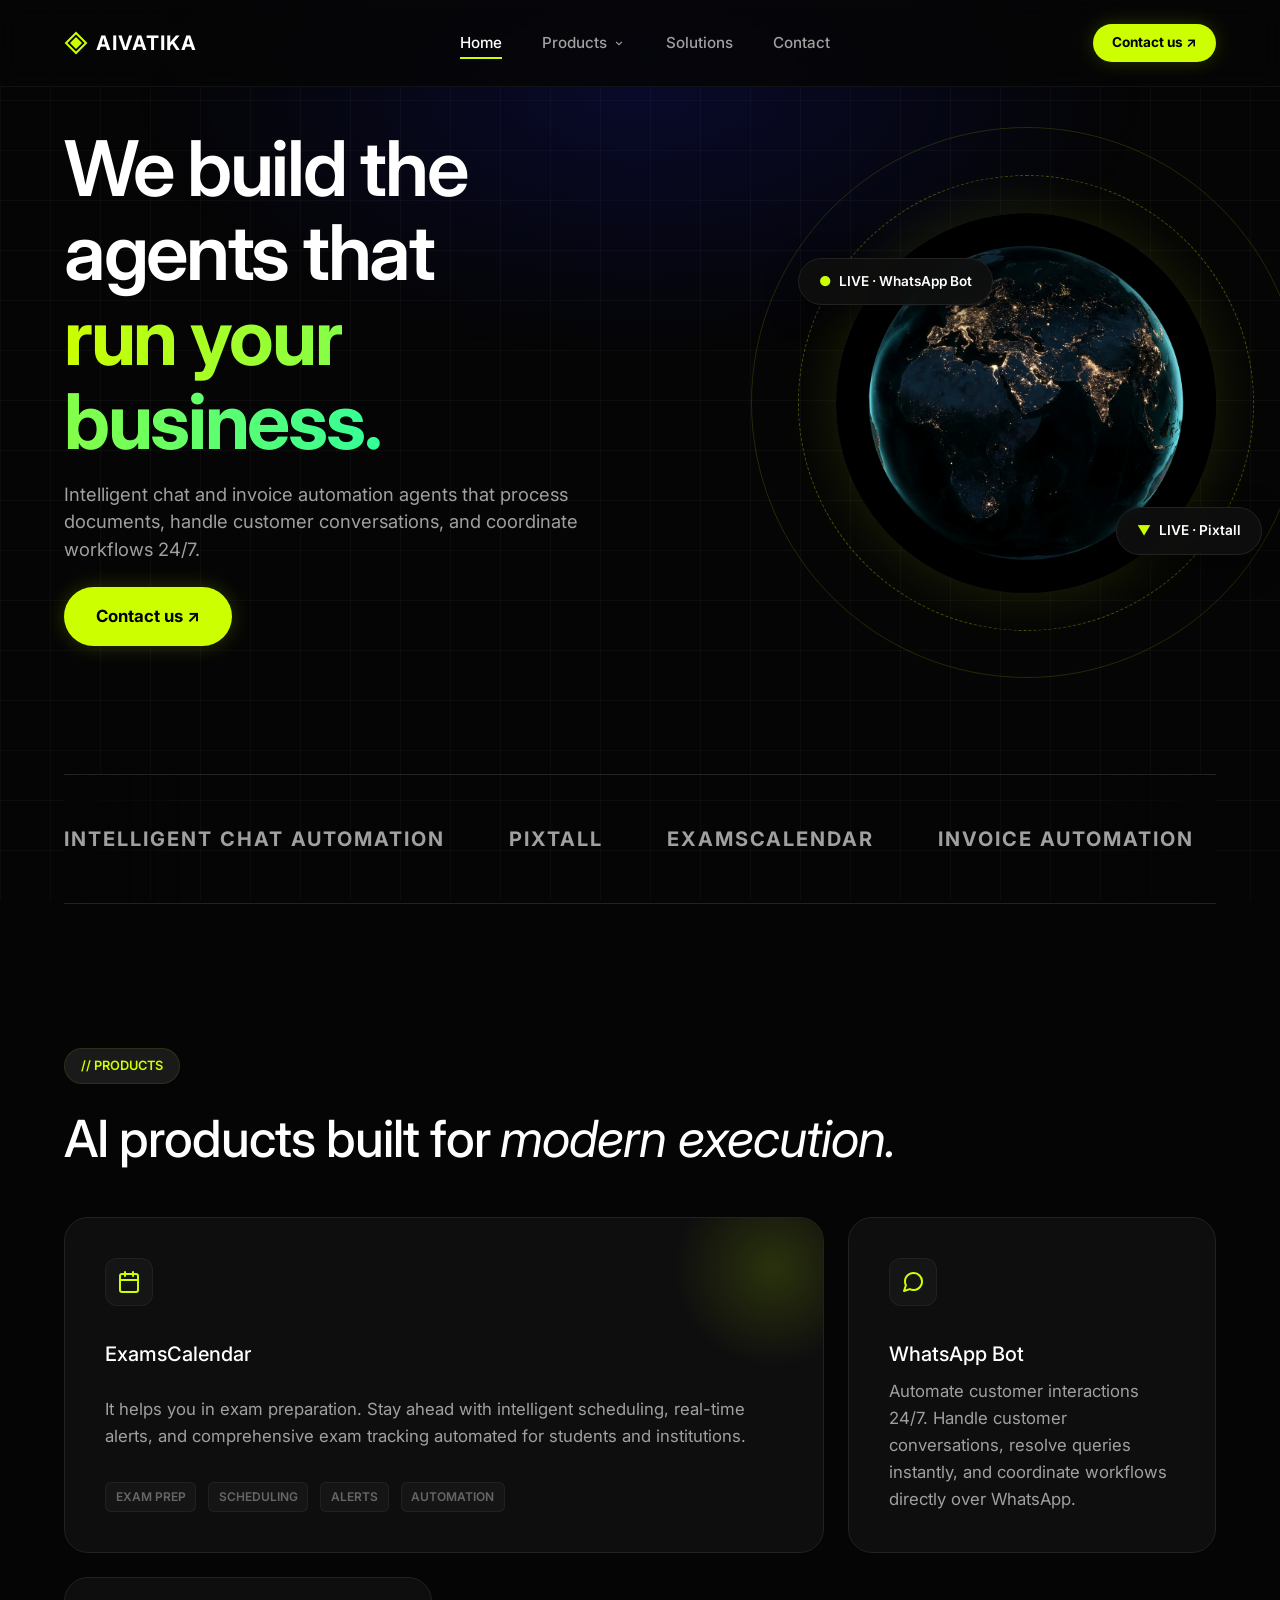
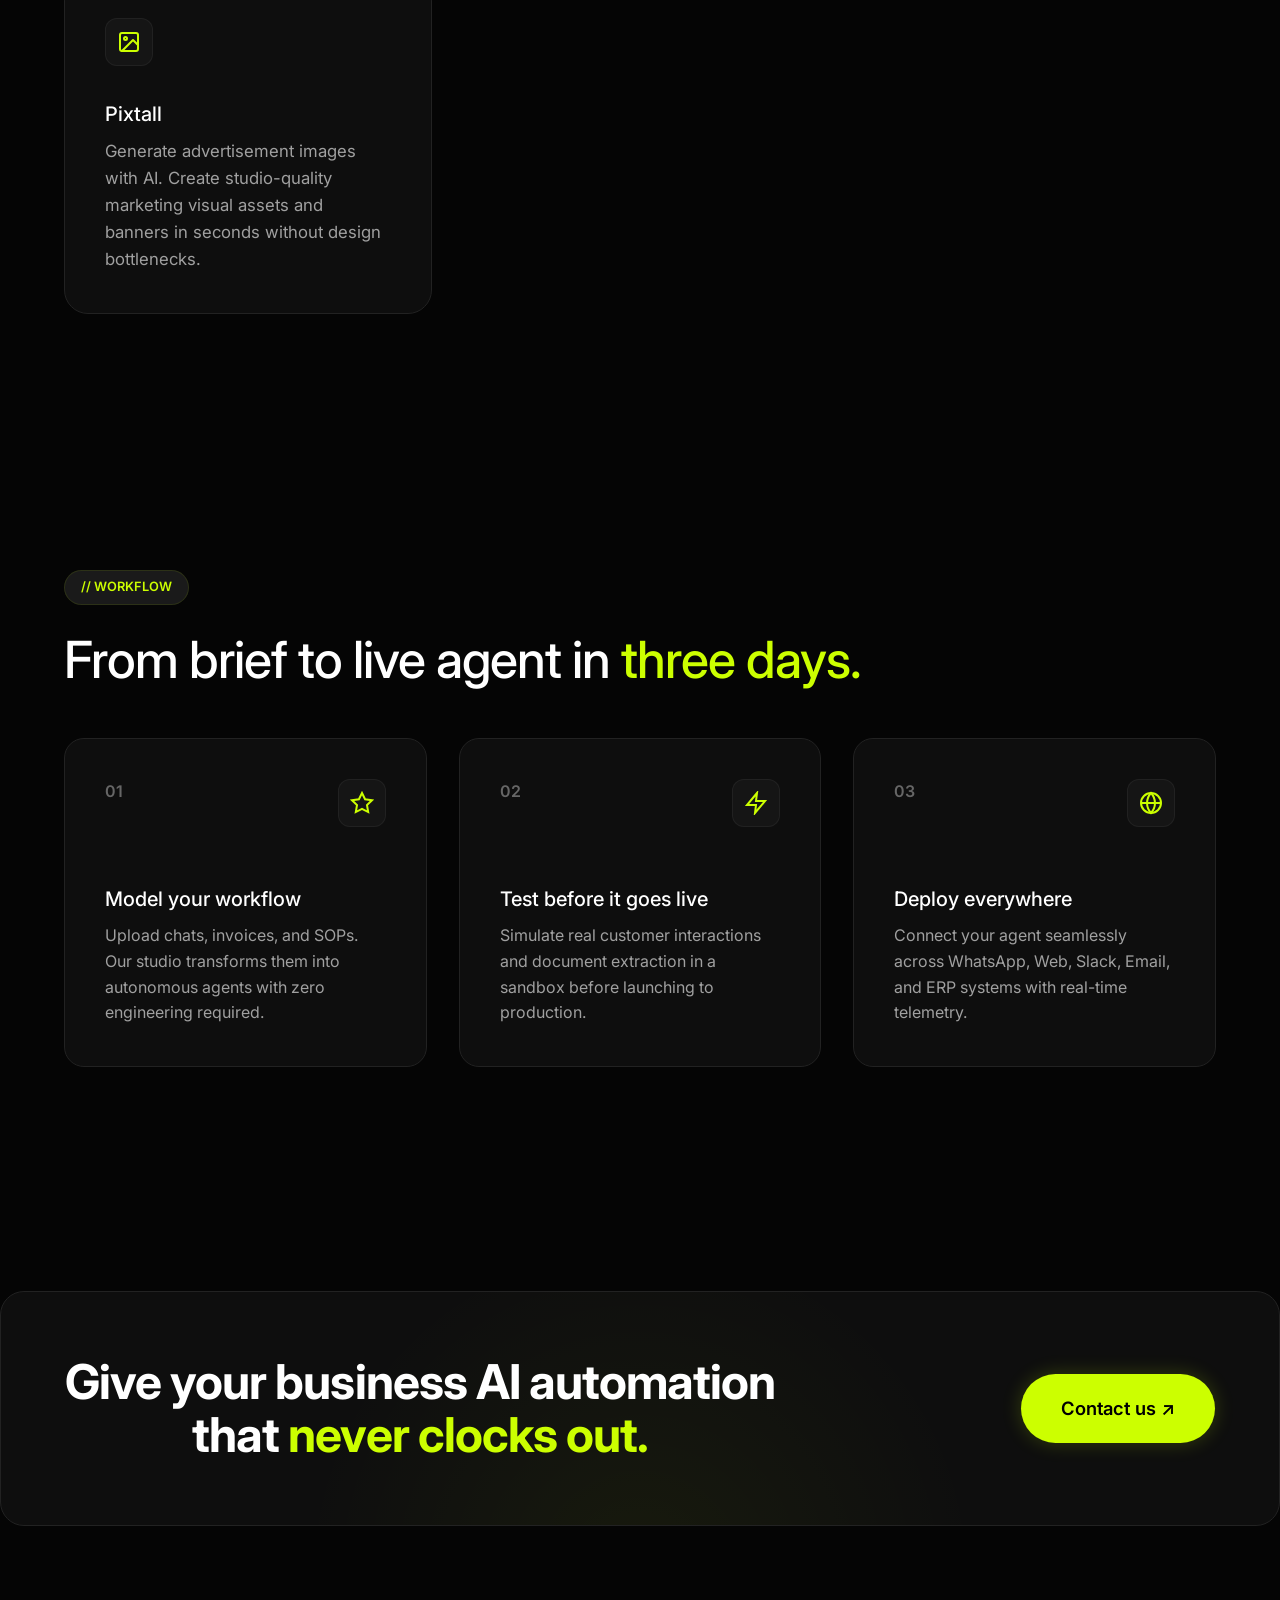
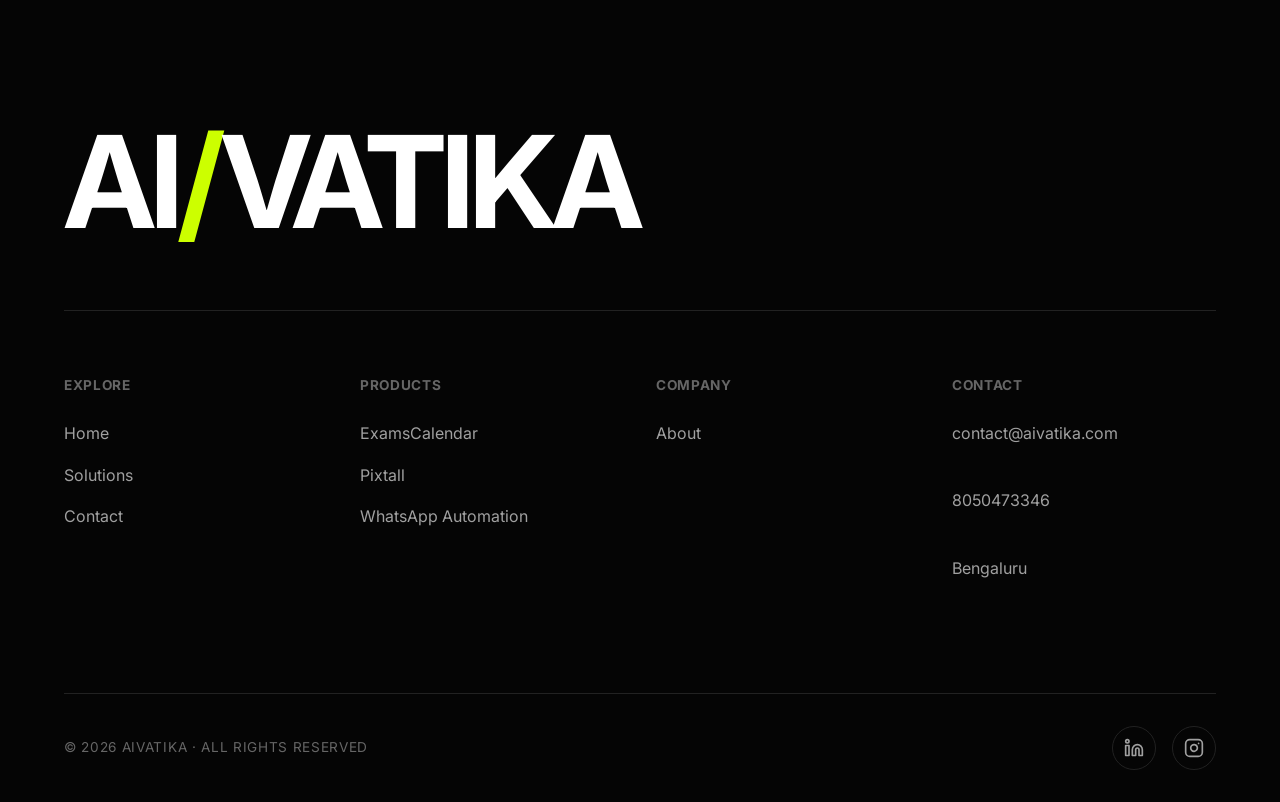
<file: index.html>
<!DOCTYPE html>
<html lang="en">
<head>
    <meta charset="UTF-8">
    <meta name="viewport" content="width=device-width, initial-scale=1.0">
    <title>AIVATIKA - AI Automation, Made Simple</title>
    <link rel="preconnect" href="https://fonts.googleapis.com">
    <link rel="preconnect" href="https://fonts.gstatic.com" crossorigin>
    <link href="https://fonts.googleapis.com/css2?family=Inter:wght@400;500;600;700&display=swap" rel="stylesheet">
    <link rel="stylesheet" href="style.css">
</head>
<body>
    <div class="grid-overlay"></div>
    <div class="glow-overlay"></div>

    <header class="navbar">
      <div class="nav-container">

        <a class="logo" href="index.html">
          <svg width="24" height="24" viewBox="0 0 24 24" fill="none" xmlns="http://www.w3.org/2000/svg">
            <path d="M12 2L2 12L12 22L22 12L12 2Z" stroke="var(--accent)" stroke-width="2" fill="transparent"/>
            <path d="M12 6L6 12L12 18L18 12L12 6Z" fill="var(--accent)"/>
          </svg>
          <span>AIVATIKA</span>
        </a>

        <nav class="nav-links">

          <a href="index.html" class="active">Home</a>

          <div class="products">

            <button class="products-btn">
              Products
              <svg width="14" height="14" viewBox="0 0 24 24">
                <path d="M7 10l5 5 5-5" stroke="currentColor" stroke-width="2" fill="none"/>
              </svg>
            </button>

            <div class="products-menu">

              <a href="https://examscalendar.com/" target="_blank" rel="noopener noreferrer" class="product-item">
                <div class="title">ExamsCalendar</div>
                <div class="desc">
                  It helps you in exam preparation
                </div>
              </a>

              <a href="chat-automation.html" class="product-item">
                <div class="title">WhatsApp Bot</div>
                <div class="desc">
                  Automate customer interactions
                </div>
              </a>

              <a href="contact.html" class="product-item">
                <div class="title">Pixtall</div>
                <div class="desc">
                  Generate advertisement images with AI
                </div>
              </a>

            </div>

          </div>

          <a href="solutions.html">Solutions</a>

          <a href="contact.html">Contact</a>

        </nav>

        <a class="demo-btn" href="contact.html">
          Contact us ↗
        </a>

      </div>
    </header>

    <main>
        <section class="hero reveal active">
            <div class="hero-main-layout">
                <div class="hero-left">
                    <h1 class="hero-title">
                        We build the agents that<br>
                        <span style="font-weight: 700; background: linear-gradient(90deg, #CCFF00 0%, #33ff99 100%); -webkit-background-clip: text; -webkit-text-fill-color: transparent; background-clip: text; color: transparent;">run your business.</span>
                    </h1>

                    <p class="hero-description">
                        Intelligent chat and invoice automation agents that process documents, handle customer conversations, and coordinate workflows 24/7.
                    </p>

                    <div class="hero-cta">
                        <a href="contact.html" class="btn btn-primary btn-large" style="color: #000; font-weight: 700;">Contact us ↗</a>
                    </div>

                    <!-- Stored in backend / code memory for future use:
                    <div class="hero-stats" style="margin-top: 2rem;">
                        <div class="stat-item">
                            <h3 class="stat-value">94%</h3>
                            <p class="stat-label">Chat resolution rate</p>
                        </div>
                        <div class="stat-item">
                            <h3 class="stat-value">10x</h3>
                            <p class="stat-label">Faster invoice processing</p>
                        </div>
                        <div class="stat-item">
                            <h3 class="stat-value">0</h3>
                            <p class="stat-label">Code required to deploy</p>
                        </div>
                    </div>
                    -->
                </div>

                <div class="hero-right">
                    <div class="hero-graphic" style="width: 380px; height: 380px; margin-left: auto;">
                        <div class="orb-container" style="width: 100%; height: 100%; position: relative;">
                            <div class="floating-badge" style="top: 12%; left: -10%; bottom:auto;">
                                <span style="color: var(--accent);">●</span> LIVE · WhatsApp Bot
                            </div>

                            <div style="position: absolute; width: 120%; height: 120%; top:-10%; left:-10%; border-radius: 50%; border: 1.5px dashed rgba(204,255,0,0.3); animation: rotate 30s linear infinite; pointer-events: none; z-index: 1;"></div>
                            <div style="position: absolute; width: 145%; height: 145%; top:-22.5%; left:-22.5%; border-radius: 50%; border: 1px solid rgba(204,255,0,0.15); pointer-events: none; z-index: 1;"></div>
                            <div class="orb" style="width: 100%; height: 100%; position: relative; border-radius: 50%; overflow: hidden; box-shadow: inset -10px -10px 30px rgba(0,0,0,0.8), inset 10px 10px 30px rgba(255,255,255,0.05), 0 0 60px rgba(204,255,0,0.12);">
                                <img src="assets/earth-globe.png" alt="Earth Globe" style="width: 100%; height: 100%; object-fit: cover; border-radius: 50%; display: block;">
                            </div>

                            <div class="floating-badge" style="bottom: 10%; right: -12%; left: auto;">
                                <span style="color: var(--accent);">▼</span> LIVE · Pixtall
                            </div>
                        </div>
                    </div>
                </div>
            </div>

            <div class="client-ticker-container">
                <div class="ticker-wrapper">
                    <div class="ticker-content">
                        <div class="client-logo">INTELLIGENT CHAT AUTOMATION</div>
                        <div class="client-logo">PIXTALL</div>
                        <div class="client-logo">EXAMSCALENDAR</div>
                        <div class="client-logo">INVOICE AUTOMATION</div>
                        <div class="client-logo">WHATSAPP HEALTH CARE AUTOMATION</div>
                    </div>
                    <div class="ticker-content">
                        <div class="client-logo">INTELLIGENT CHAT AUTOMATION</div>
                        <div class="client-logo">PIXTALL</div>
                        <div class="client-logo">EXAMSCALENDAR</div>
                        <div class="client-logo">INVOICE AUTOMATION</div>
                        <div class="client-logo">WHATSAPP HEALTH CARE AUTOMATION</div>
                    </div>
                </div>
            </div>
        </section>

        <section class="capabilities reveal active">
            <div class="section-badge">// PRODUCTS</div>
            <h2 class="section-title">AI products built for <span class="italic">modern execution.</span></h2>

            <div class="bento-grid">
                <div class="bento-card bento-large">
                    <div class="card-glow"></div>
                    <div class="card-icon">
                        <svg width="24" height="24" viewBox="0 0 24 24" fill="none" stroke="var(--accent)" stroke-width="2" stroke-linecap="round" stroke-linejoin="round"><rect x="3" y="4" width="18" height="18" rx="2" ry="2"></rect><line x1="16" y1="2" x2="16" y2="6"></line><line x1="8" y1="2" x2="8" y2="6"></line><line x1="3" y1="10" x2="21" y2="10"></line></svg>
                    </div>
                    <h3>ExamsCalendar</h3>
                    <p>It helps you in exam preparation. Stay ahead with intelligent scheduling, real-time alerts, and comprehensive exam tracking automated for students and institutions.</p>
                    <div class="card-tags">
                        <span>EXAM PREP</span><span>SCHEDULING</span><span>ALERTS</span><span>AUTOMATION</span>
                    </div>
                </div>

                <div class="bento-card">
                    <div class="card-icon">
                        <svg width="24" height="24" viewBox="0 0 24 24" fill="none" stroke="var(--accent)" stroke-width="2" stroke-linecap="round" stroke-linejoin="round"><path d="M21 11.5a8.38 8.38 0 0 1-.9 3.8 8.5 8.5 0 0 1-7.6 4.7 8.38 8.38 0 0 1-3.8-.9L3 21l1.9-5.7a8.38 8.38 0 0 1-.9-3.8 8.5 8.5 0 0 1 4.7-7.6 8.38 8.38 0 0 1 3.8-.9h.5a8.48 8.48 0 0 1 8 8v.5z"></path></svg>
                    </div>
                    <h3>WhatsApp Bot</h3>
                    <p>Automate customer interactions 24/7. Handle customer conversations, resolve queries instantly, and coordinate workflows directly over WhatsApp.</p>
                </div>

                <div class="bento-card">
                    <div class="card-icon">
                        <svg width="24" height="24" viewBox="0 0 24 24" fill="none" stroke="var(--accent)" stroke-width="2" stroke-linecap="round" stroke-linejoin="round"><rect x="3" y="3" width="18" height="18" rx="2" ry="2"></rect><circle cx="8.5" cy="8.5" r="1.5"></circle><polyline points="21 15 16 10 5 21"></polyline></svg>
                    </div>
                    <h3>Pixtall</h3>
                    <p>Generate advertisement images with AI. Create studio-quality marketing visual assets and banners in seconds without design bottlenecks.</p>
                </div>
            </div>
        </section>



        <section class="workflow reveal active">
            <div class="section-badge">// WORKFLOW</div>
            <h2 class="section-title">From brief to live agent in <span class="text-accent">three days.</span></h2>

            <div class="workflow-grid">
                <div class="workflow-card">
                    <div class="workflow-header">
                        <span class="step-num">01</span>
                        <div class="card-icon">
                            <svg width="24" height="24" viewBox="0 0 24 24" fill="none" stroke="var(--accent)" stroke-width="2"><path d="M12 2l3.09 6.26L22 9.27l-5 4.87 1.18 6.88L12 17.77l-6.18 3.25L7 14.14 2 9.27l6.91-1.01L12 2z"></path></svg>
                        </div>
                    </div>
                    <h3>Model your workflow</h3>
                    <p>Upload chats, invoices, and SOPs. Our studio transforms them into autonomous agents with zero engineering required.</p>
                </div>

                <div class="workflow-card">
                    <div class="workflow-header">
                        <span class="step-num">02</span>
                        <div class="card-icon">
                            <svg width="24" height="24" viewBox="0 0 24 24" fill="none" stroke="var(--accent)" stroke-width="2"><polygon points="13 2 3 14 12 14 11 22 21 10 12 10 13 2"></polygon></svg>
                        </div>
                    </div>
                    <h3>Test before it goes live</h3>
                    <p>Simulate real customer interactions and document extraction in a sandbox before launching to production.</p>
                </div>

                <div class="workflow-card">
                    <div class="workflow-header">
                        <span class="step-num">03</span>
                        <div class="card-icon">
                            <svg width="24" height="24" viewBox="0 0 24 24" fill="none" stroke="var(--accent)" stroke-width="2"><circle cx="12" cy="12" r="10"></circle><line x1="2" y1="12" x2="22" y2="12"></line><path d="M12 2a15.3 15.3 0 0 1 4 10 15.3 15.3 0 0 1-4 10 15.3 15.3 0 0 1-4-10 15.3 15.3 0 0 1 4-10z"></path></svg>
                        </div>
                    </div>
                    <h3>Deploy everywhere</h3>
                    <p>Connect your agent seamlessly across WhatsApp, Web, Slack, Email, and ERP systems with real-time telemetry.</p>
                </div>
            </div>
        </section>


        <section class="cta-section reveal active">
            <div class="cta-container">
                <h2>Give your business AI automation<br>that <span class="text-accent">never clocks out.</span></h2>
                <a href="contact.html" class="btn btn-primary btn-large">Contact us ↗</a>
            </div>
        </section>
    </main>

    <footer>
        <div class="footer-top">
            <div class="footer-logo">AI<span class="text-accent">/</span>VATIKA</div>
        </div>

        <div class="footer-middle">
            <div class="footer-col">
                <h4>EXPLORE</h4>
                <a href="index.html">Home</a>
                <a href="solutions.html">Solutions</a>
                <a href="contact.html">Contact</a>
            </div>
            <div class="footer-col">
                <h4>PRODUCTS</h4>
                <a href="https://examscalendar.com/" target="_blank" rel="noopener noreferrer">ExamsCalendar</a>
                <a href="contact.html">Pixtall</a>
                <a href="chat-automation.html">WhatsApp Automation</a>
            </div>
            <div class="footer-col">
                <h4>COMPANY</h4>
                <a href="index.html">About</a>
            </div>
            <div class="footer-col">
                <h4>CONTACT</h4>
                <a href="mailto:contact@aivatika.com">contact@aivatika.com</a>
                <br>
                <a href="tel:8050473346">8050473346</a>
                <br>
                <span>Bengaluru</span>
            </div>
        </div>

        <div class="footer-bottom">
            <div class="copyright">© 2026 AIVATIKA · ALL RIGHTS RESERVED</div>
            <div class="socials">
                <!-- LinkedIn -->
                <a href="https://www.linkedin.com/company/aivatikaa/" target="_blank" rel="noopener noreferrer" class="social-icon" aria-label="LinkedIn">
                    <svg width="20" height="20" viewBox="0 0 24 24" fill="none" stroke="currentColor" stroke-width="2" stroke-linecap="round" stroke-linejoin="round"><path d="M16 8a6 6 0 0 1 6 6v7h-4v-7a2 2 0 0 0-2-2 2 2 0 0 0-2 2v7h-4v-7a6 6 0 0 1 6-6z"></path><rect x="2" y="9" width="4" height="12"></rect><circle cx="4" cy="4" r="2"></circle></svg>
                </a>
                <!-- Instagram -->
                <a href="https://www.instagram.com/ai_vatika?igsh=MWx0ZTZkOWV6eGcweg==" target="_blank" rel="noopener noreferrer" class="social-icon" aria-label="Instagram">
                    <svg width="20" height="20" viewBox="0 0 24 24" fill="none" stroke="currentColor" stroke-width="2" stroke-linecap="round" stroke-linejoin="round"><rect x="2" y="2" width="20" height="20" rx="5" ry="5"></rect><path d="M16 11.37A4 4 0 1 1 12.63 8 4 4 0 0 1 16 11.37z"></path><line x1="17.5" y1="6.5" x2="17.51" y2="6.5"></line></svg>
                </a>
            </div>
        </div>
    </footer>
    <script src="script.js"></script>
<!-- impeccable-live-start -->
<script src="http://localhost:8400/live.js?token=9b65e214-3a6b-467f-815b-8335eaca99d9"></script>
<!-- impeccable-live-end -->
</body>
</html>
</file>
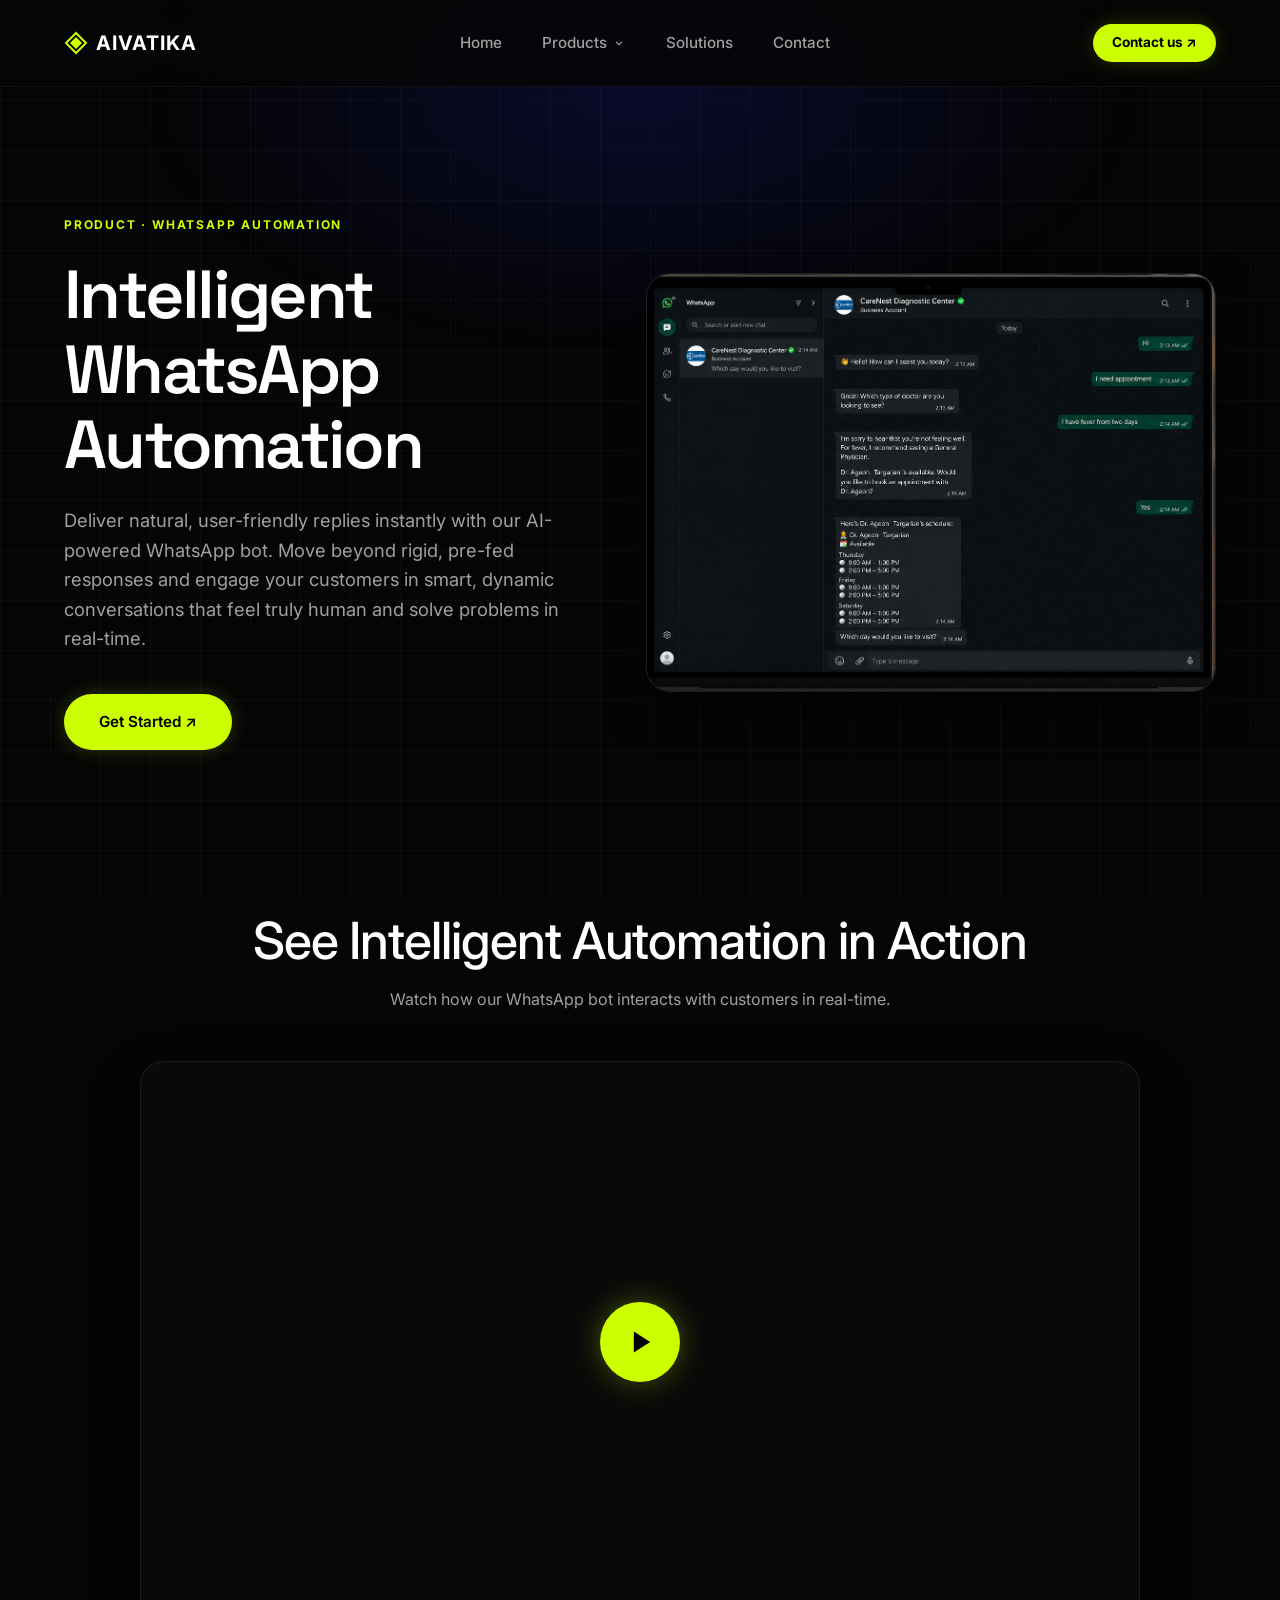
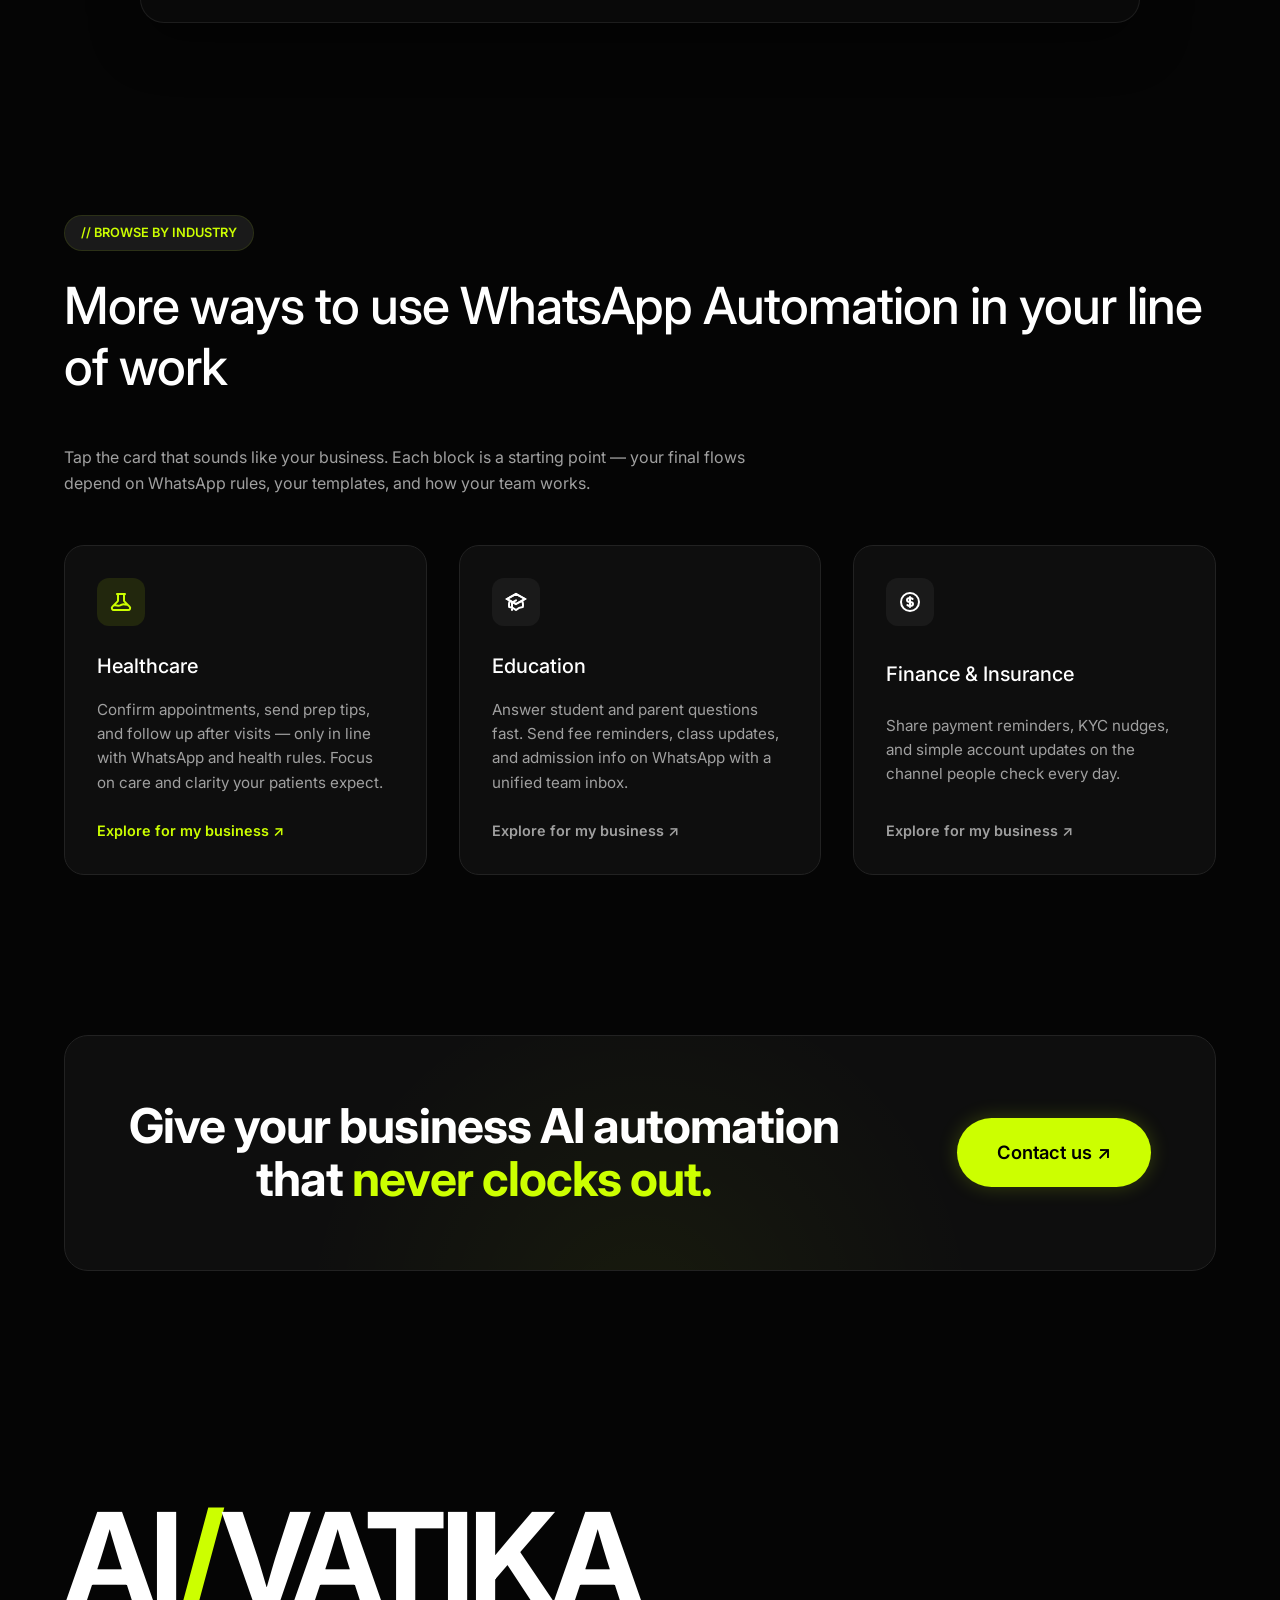
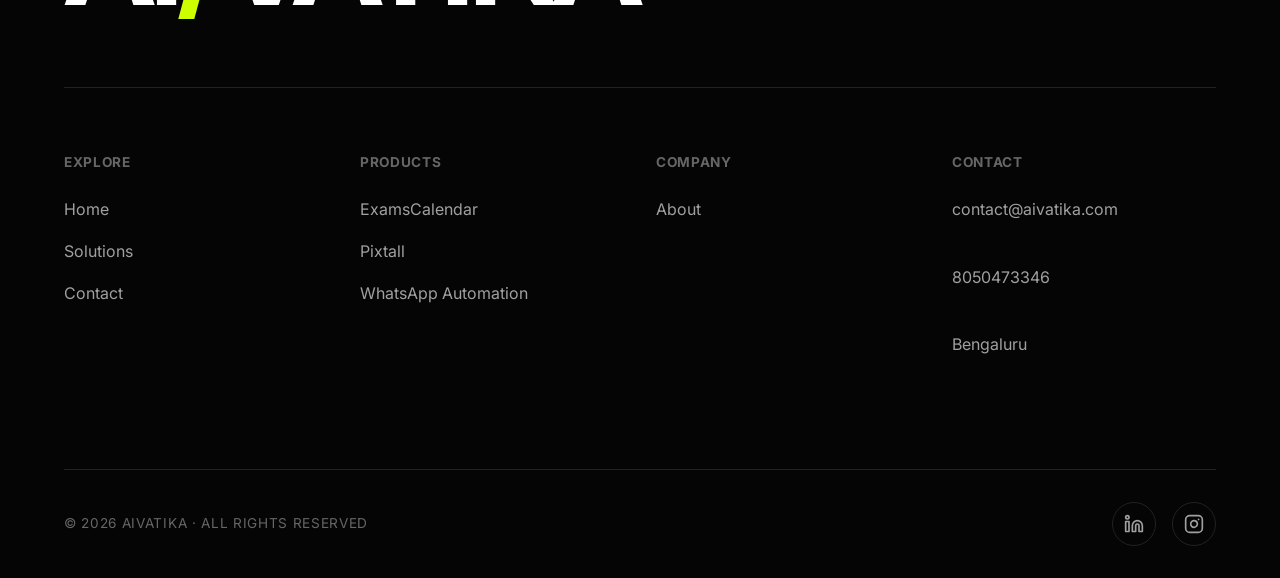
<file: chat-automation.html>
<!DOCTYPE html>
<html lang="en">
<head>
    <meta charset="UTF-8">
    <meta name="viewport" content="width=device-width, initial-scale=1.0">
    <title>WhatsApp Bot by AIVATIKA</title>
    <link rel="preconnect" href="https://fonts.googleapis.com">
    <link rel="preconnect" href="https://fonts.gstatic.com" crossorigin>
    <link href="https://fonts.googleapis.com/css2?family=Inter:wght@400;500;600;700&family=Space+Grotesk:wght@500;600;700&display=swap" rel="stylesheet">
    <link rel="stylesheet" href="style.css">
    <style>
        .wb-hero {
            padding: 8rem 4rem 4rem;
            max-width: 1400px;
            margin: 0 auto;
            display: grid;
            grid-template-columns: 1fr 1.1fr;
            gap: 4rem;
            align-items: center;
        }
        .wb-overline {
            color: var(--accent);
            font-size: 0.75rem;
            font-weight: 700;
            letter-spacing: 0.15em;
            text-transform: uppercase;
            margin-bottom: 1.5rem;
        }
        .wb-title {
            font-family: 'Space Grotesk', var(--font-sans);
            font-size: 4.25rem;
            line-height: 1.1;
            letter-spacing: -0.04em;
            color: #ffffff;
            margin-bottom: 1.5rem;
        }
        .wb-subtitle {
            font-size: 1.15rem;
            color: var(--text-secondary);
            line-height: 1.6;
            margin-bottom: 2.5rem;
            max-width: 540px;
        }
        .wb-preview-card {
            background: rgba(255,255,255,0.02);
            border: 1px solid rgba(255,255,255,0.08);
            border-radius: 24px;
            overflow: hidden;
            box-shadow: 0 20px 40px rgba(0,0,0,0.5);
        }
        .wb-preview-card img {
            width: 100%;
            height: auto;
            display: block;
        }
        .wb-video-section {
            padding: 6rem 4rem;
            max-width: 1400px;
            margin: 0 auto;
            text-align: center;
        }
        .wb-video-box {
            width: 100%;
            max-width: 1000px;
            aspect-ratio: 16/9;
            background: rgba(255,255,255,0.02);
            border: 1px solid rgba(255,255,255,0.08);
            border-radius: 24px;
            margin: 0 auto;
            display: flex;
            align-items: center;
            justify-content: center;
            position: relative;
            cursor: pointer;
            box-shadow: 0 20px 50px rgba(0,0,0,0.4);
        }
        .wb-play-btn {
            width: 80px;
            height: 80px;
            border-radius: 50%;
            background: var(--accent);
            display: flex;
            align-items: center;
            justify-content: center;
            box-shadow: 0 0 30px rgba(204,255,0,0.3);
            transition: transform 0.3s ease;
        }
        .wb-play-btn:hover {
            transform: scale(1.1);
        }
        .wb-industries-section {
            padding: 6rem 4rem;
            max-width: 1400px;
            margin: 0 auto;
        }
        .wb-ind-grid {
            display: grid;
            grid-template-columns: repeat(3, 1fr);
            gap: 2rem;
            margin-top: 3rem;
        }
        .wb-ind-card {
            background: var(--bg-card);
            border: 1px solid var(--border-color);
            border-radius: 20px;
            padding: 2rem;
            display: flex;
            flex-direction: column;
            justify-content: space-between;
            transition: all 0.3s ease;
        }
        .wb-ind-card:hover {
            border-color: rgba(204,255,0,0.3);
            transform: translateY(-4px);
        }
        .wb-ind-icon {
            width: 48px;
            height: 48px;
            border-radius: 12px;
            background: rgba(204,255,0,0.1);
            color: var(--accent);
            display: flex;
            align-items: center;
            justify-content: center;
            margin-bottom: 1.5rem;
        }
        @media (max-width: 992px) {
            .wb-hero { grid-template-columns: 1fr; padding-top: 6rem; }
            .wb-ind-grid { grid-template-columns: 1fr; }
        }
    </style>
</head>
<body>
    <div class="grid-overlay"></div>
    <div class="glow-overlay"></div>

    <header class="navbar">
      <div class="nav-container">

        <a class="logo" href="index.html">
          <svg width="24" height="24" viewBox="0 0 24 24" fill="none" xmlns="http://www.w3.org/2000/svg">
            <path d="M12 2L2 12L12 22L22 12L12 2Z" stroke="var(--accent)" stroke-width="2" fill="transparent"/>
            <path d="M12 6L6 12L12 18L18 12L12 6Z" fill="var(--accent)"/>
          </svg>
          <span>AIVATIKA</span>
        </a>

        <nav class="nav-links">

          <a href="index.html">Home</a>

          <div class="products">

            <button class="products-btn">
              Products
              <svg width="14" height="14" viewBox="0 0 24 24">
                <path d="M7 10l5 5 5-5" stroke="currentColor" stroke-width="2" fill="none"/>
              </svg>
            </button>

            <div class="products-menu">

              <a href="https://examscalendar.com/" target="_blank" rel="noopener noreferrer" class="product-item">
                <div class="title">ExamsCalendar</div>
                <div class="desc">
                  It helps you in exam preparation
                </div>
              </a>

              <a href="chat-automation.html" class="product-item">
                <div class="title">WhatsApp Bot</div>
                <div class="desc">
                  Automate customer interactions
                </div>
              </a>

              <a href="contact.html" class="product-item">
                <div class="title">Pixtall</div>
                <div class="desc">
                  Generate advertisement images with AI
                </div>
              </a>

            </div>

          </div>

          <a href="solutions.html">Solutions</a>

          <a href="contact.html">Contact</a>

        </nav>

        <a class="demo-btn" href="contact.html">
          Contact us ↗
        </a>

      </div>
    </header>

    <main>
        <!-- Hero Section -->
        <section class="wb-hero reveal active">
            <div class="wb-hero-left">
                <div class="wb-overline">PRODUCT · WHATSAPP AUTOMATION</div>
                <h1 class="wb-title">Intelligent WhatsApp Automation</h1>
                <p class="wb-subtitle">Deliver natural, user-friendly replies instantly with our AI-powered WhatsApp bot. Move beyond rigid, pre-fed responses and engage your customers in smart, dynamic conversations that feel truly human and solve problems in real-time.</p>
                <div style="display: flex; gap: 1rem;">
                    <a href="contact.html" class="btn btn-primary" style="padding: 1rem 2.2rem; border-radius: 30px; font-weight: 600;">Get Started ↗</a>
                </div>
            </div>
            <div class="wb-hero-right">
                <div class="wb-preview-card">
                    <img src="whatsapp_image2.png" alt="WhatsApp Bot Preview">
                </div>
            </div>
        </section>

        <!-- Video Section -->
        <section class="wb-video-section reveal active">
            <h2 class="section-title" style="margin-bottom: 1rem;">See Intelligent Automation in Action</h2>
            <p style="color: var(--text-secondary); margin-bottom: 3rem;">Watch how our WhatsApp bot interacts with customers in real-time.</p>
            <div class="wb-video-box">
                <div class="wb-play-btn">
                    <svg width="28" height="28" viewBox="0 0 24 24" fill="#000" xmlns="http://www.w3.org/2000/svg" style="margin-left: 4px;">
                        <path d="M5 3l14 9-14 9V3z"/>
                    </svg>
                </div>
            </div>
        </section>

        <!-- Industries Section -->
        <section class="wb-industries-section reveal active">
            <div class="section-badge">// BROWSE BY INDUSTRY</div>
            <h2 class="section-title">More ways to use WhatsApp Automation in your line of work</h2>
            <p style="color: var(--text-secondary); max-width: 700px;">Tap the card that sounds like your business. Each block is a starting point — your final flows depend on WhatsApp rules, your templates, and how your team works.</p>

            <div class="wb-ind-grid">
                <!-- Healthcare -->
                <div class="wb-ind-card">
                    <div class="wb-ind-icon">
                        <svg width="24" height="24" fill="none" viewBox="0 0 24 24" stroke="currentColor" stroke-width="2">
                            <path stroke-linecap="round" stroke-linejoin="round" d="M19.428 15.428a2 2 0 00-1.022-.547l-2.387-.477a6 6 0 00-3.86.517l-.318.158a6 6 0 01-3.86.517L6.05 15.21a2 2 0 00-1.806.547M8 4h8l-1 1v5.172a2 2 0 00.586 1.414l5 5c1.26 1.26.367 3.414-1.415 3.414H4.828c-1.782 0-2.674-2.154-1.414-3.414l5-5A2 2 0 009 10.172V5L8 4z" />
                        </svg>
                    </div>
                    <h3>Healthcare</h3>
                    <p style="color: var(--text-secondary); margin-top: 0.5rem; margin-bottom: 1.5rem; font-size: 0.95rem; line-height: 1.6;">Confirm appointments, send prep tips, and follow up after visits — only in line with WhatsApp and health rules. Focus on care and clarity your patients expect.</p>
                    <a href="contact.html" style="color: var(--accent); text-decoration: none; font-weight: 600; font-size: 0.9rem;">Explore for my business ↗</a>
                </div>

                <!-- Education -->
                <div class="wb-ind-card">
                    <div class="wb-ind-icon" style="background: rgba(255,255,255,0.05); color: #fff;">
                        <svg width="24" height="24" fill="none" viewBox="0 0 24 24" stroke="currentColor" stroke-width="2">
                            <path d="M12 14l9-5-9-5-9 5 9 5z" />
                            <path stroke-linecap="round" stroke-linejoin="round" d="M12 14l9-5-9-5-9 5 9 5zm0 0l6.16-3.422a12.083 12.083 0 01.665 6.479A11.952 11.952 0 0012 20.055a11.952 11.952 0 00-6.824-2.998 12.078 12.078 0 01.665-6.479L12 14zm-4 6v-7.5l4-2.222" />
                        </svg>
                    </div>
                    <h3>Education</h3>
                    <p style="color: var(--text-secondary); margin-top: 0.5rem; margin-bottom: 1.5rem; font-size: 0.95rem; line-height: 1.6;">Answer student and parent questions fast. Send fee reminders, class updates, and admission info on WhatsApp with a unified team inbox.</p>
                    <a href="contact.html" style="color: var(--text-secondary); text-decoration: none; font-weight: 600; font-size: 0.9rem;">Explore for my business ↗</a>
                </div>

                <!-- Finance & Insurance -->
                <div class="wb-ind-card">
                    <div class="wb-ind-icon" style="background: rgba(255,255,255,0.05); color: #fff;">
                        <svg width="24" height="24" fill="none" viewBox="0 0 24 24" stroke="currentColor" stroke-width="2">
                            <path stroke-linecap="round" stroke-linejoin="round" d="M12 8c-1.657 0-3 .895-3 2s1.343 2 3 2 3 .895 3 2-1.343 2-3 2m0-8c1.11 0 2.08.402 2.599 1M12 8V7m0 1v8m0 0v1m0-1c-1.11 0-2.08-.402-2.599-1M21 12a9 9 0 11-18 0 9 9 0 0118 0z" />
                        </svg>
                    </div>
                    <h3>Finance & Insurance</h3>
                    <p style="color: var(--text-secondary); margin-top: 0.5rem; margin-bottom: 1.5rem; font-size: 0.95rem; line-height: 1.6;">Share payment reminders, KYC nudges, and simple account updates on the channel people check every day.</p>
                    <a href="contact.html" style="color: var(--text-secondary); text-decoration: none; font-weight: 600; font-size: 0.9rem;">Explore for my business ↗</a>
                </div>
            </div>
        </section>

        <!-- CTA Section -->
        <section class="cta-section reveal active" style="padding: 4rem 4rem 8rem; max-width: 1400px; margin: 0 auto;">
            <div class="cta-container">
                <h2>Give your business AI automation<br>that <span class="text-accent">never clocks out.</span></h2>
                <a href="contact.html" class="btn btn-primary btn-large">Contact us ↗</a>
            </div>
        </section>
    </main>

    <footer>
        <div class="footer-top">
            <div class="footer-logo">AI<span class="text-accent">/</span>VATIKA</div>
        </div>

        <div class="footer-middle">
            <div class="footer-col">
                <h4>EXPLORE</h4>
                <a href="index.html">Home</a>
                <a href="solutions.html">Solutions</a>
                <a href="contact.html">Contact</a>
            </div>
            <div class="footer-col">
                <h4>PRODUCTS</h4>
                <a href="https://examscalendar.com/" target="_blank" rel="noopener noreferrer">ExamsCalendar</a>
                <a href="contact.html">Pixtall</a>
                <a href="chat-automation.html">WhatsApp Automation</a>
            </div>
            <div class="footer-col">
                <h4>COMPANY</h4>
                <a href="index.html">About</a>
            </div>
            <div class="footer-col">
                <h4>CONTACT</h4>
                <a href="mailto:contact@aivatika.com">contact@aivatika.com</a>
                <br>
                <a href="tel:8050473346">8050473346</a>
                <br>
                <span>Bengaluru</span>
            </div>
        </div>

        <div class="footer-bottom">
            <div class="copyright">© 2026 AIVATIKA · ALL RIGHTS RESERVED</div>
            <div class="socials">
                <!-- LinkedIn -->
                <a href="https://www.linkedin.com/company/aivatikaa/" target="_blank" rel="noopener noreferrer" class="social-icon" aria-label="LinkedIn">
                    <svg width="20" height="20" viewBox="0 0 24 24" fill="none" stroke="currentColor" stroke-width="2" stroke-linecap="round" stroke-linejoin="round"><path d="M16 8a6 6 0 0 1 6 6v7h-4v-7a2 2 0 0 0-2-2 2 2 0 0 0-2 2v7h-4v-7a6 6 0 0 1 6-6z"></path><rect x="2" y="9" width="4" height="12"></rect><circle cx="4" cy="4" r="2"></circle></svg>
                </a>
                <!-- Instagram -->
                <a href="https://www.instagram.com/ai_vatika?igsh=MWx0ZTZkOWV6eGcweg==" target="_blank" rel="noopener noreferrer" class="social-icon" aria-label="Instagram">
                    <svg width="20" height="20" viewBox="0 0 24 24" fill="none" stroke="currentColor" stroke-width="2" stroke-linecap="round" stroke-linejoin="round"><rect x="2" y="2" width="20" height="20" rx="5" ry="5"></rect><path d="M16 11.37A4 4 0 1 1 12.63 8 4 4 0 0 1 16 11.37z"></path><line x1="17.5" y1="6.5" x2="17.51" y2="6.5"></line></svg>
                </a>
            </div>
        </div>
    </footer>
    <script src="script.js"></script>
</body>
</html>
</file>
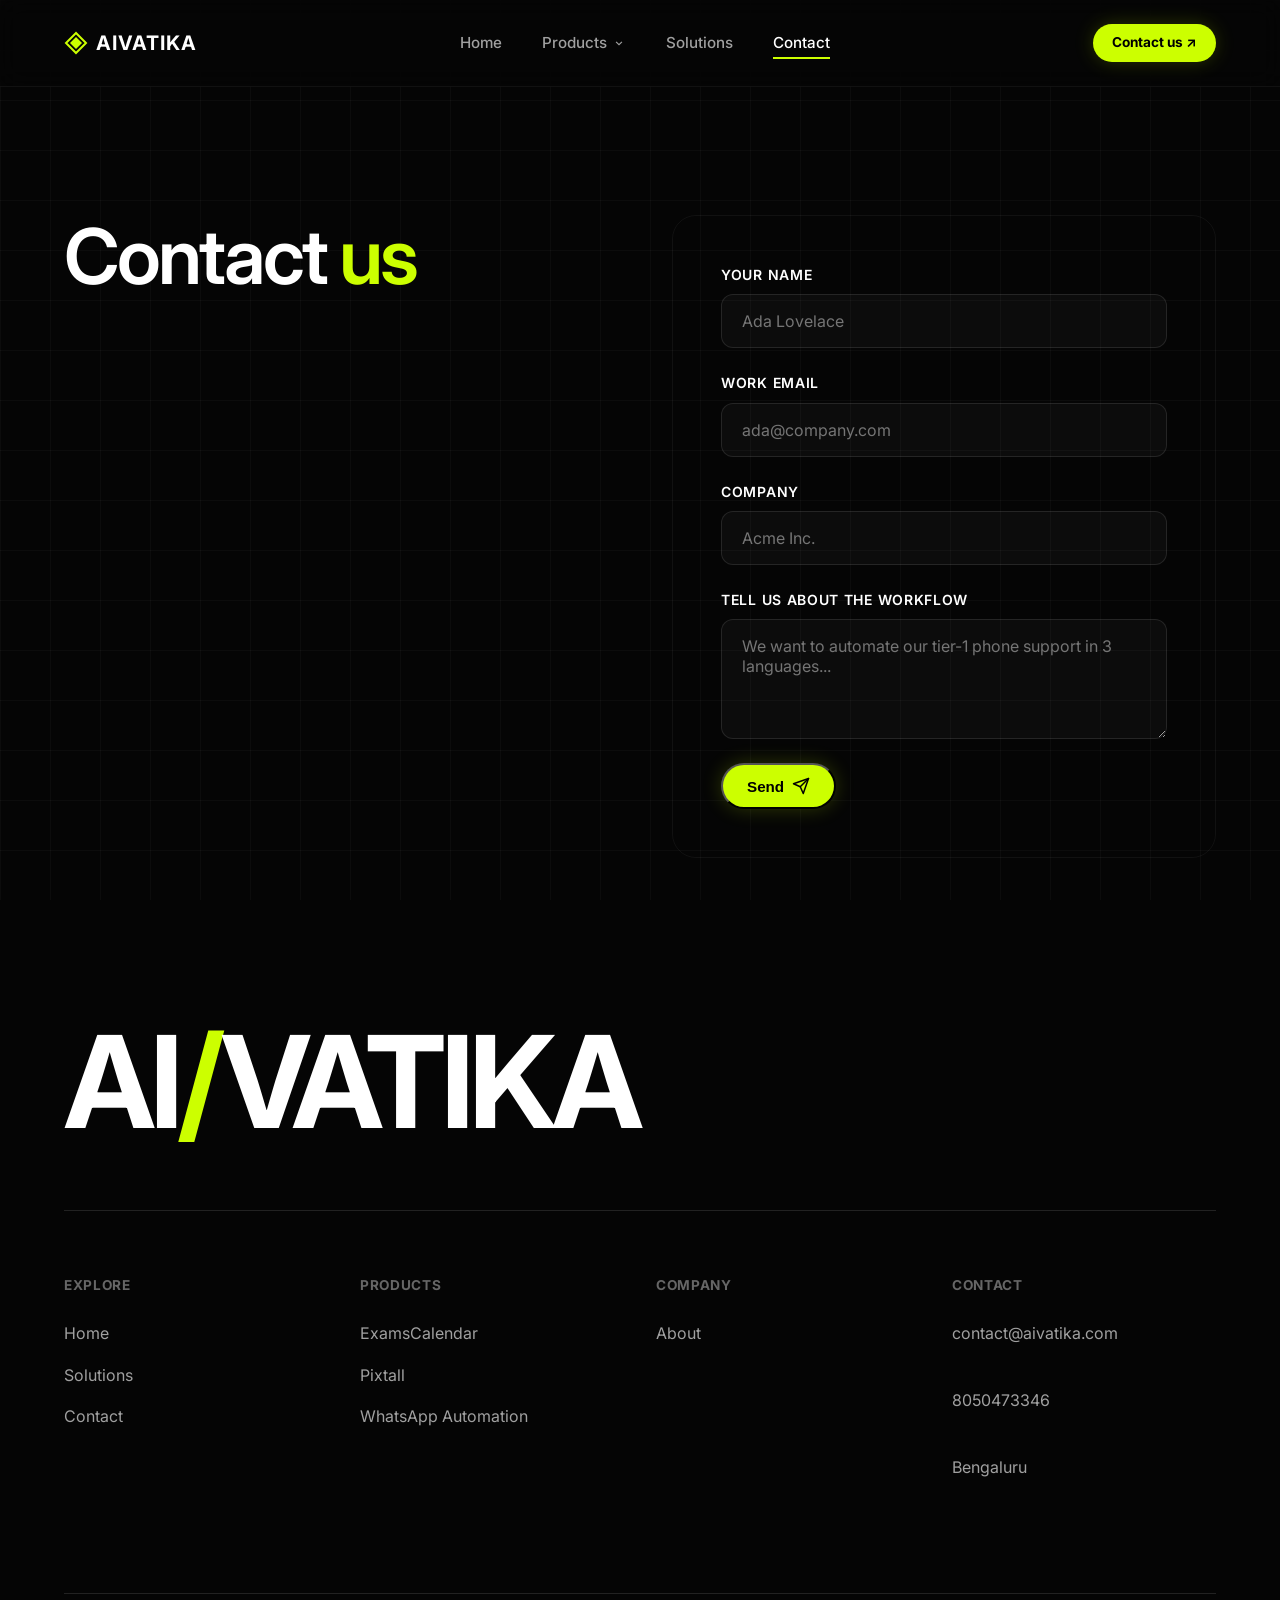
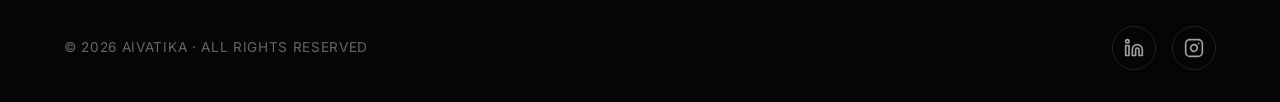
<file: contact.html>
<!DOCTYPE html>
<html lang="en">
<head>
    <meta charset="UTF-8">
    <meta name="viewport" content="width=device-width, initial-scale=1.0">
    <title>Contact | AIVATIKA</title>
    <link rel="preconnect" href="https://fonts.googleapis.com">
    <link rel="preconnect" href="https://fonts.gstatic.com" crossorigin>
    <link href="https://fonts.googleapis.com/css2?family=Inter:wght@400;500;600;700&display=swap" rel="stylesheet">
    <link rel="stylesheet" href="style.css">
</head>
<body>
    <div class="grid-overlay"></div>

    <header class="navbar">
      <div class="nav-container">

        <a class="logo" href="index.html">
          <svg width="24" height="24" viewBox="0 0 24 24" fill="none" xmlns="http://www.w3.org/2000/svg">
            <path d="M12 2L2 12L12 22L22 12L12 2Z" stroke="var(--accent)" stroke-width="2" fill="transparent"/>
            <path d="M12 6L6 12L12 18L18 12L12 6Z" fill="var(--accent)"/>
          </svg>
          <span>AIVATIKA</span>
        </a>

        <nav class="nav-links">

          <a href="index.html">Home</a>

          <div class="products">

            <button class="products-btn">
              Products
              <svg width="14" height="14" viewBox="0 0 24 24">
                <path d="M7 10l5 5 5-5" stroke="currentColor" stroke-width="2" fill="none"/>
              </svg>
            </button>

            <div class="products-menu">

              <a href="https://examscalendar.com/" target="_blank" rel="noopener noreferrer" class="product-item">
                <div class="title">ExamsCalendar</div>
                <div class="desc">
                  It helps you in exam preparation
                </div>
              </a>

              <a href="chat-automation.html" class="product-item">
                <div class="title">WhatsApp Bot</div>
                <div class="desc">
                  Automate customer interactions
                </div>
              </a>

              <a href="contact.html" class="product-item">
                <div class="title">Pixtall</div>
                <div class="desc">
                  Generate advertisement images with AI
                </div>
              </a>

            </div>

          </div>

          <a href="solutions.html">Solutions</a>

          <a href="contact.html" class="active">Contact</a>

        </nav>

        <a class="demo-btn" href="contact.html">
          Contact us ↗
        </a>

      </div>
    </header>

    <main>
        <section class="reveal active" style="padding-top: 8rem; padding-bottom: 4rem;">
            <div class="contact-container">
                <!-- Left Column -->
                <div class="contact-info">
                    <h1 class="hero-title" style="letter-spacing: -0.04em; margin-bottom: 1.5rem;">
                        Contact <span class="text-accent">us</span>
                    </h1>

                    

                </div>

                <!-- Right Column -->
                <div class="contact-form">
                    <form id="contactForm" action="https://api.web3forms.com/submit" method="POST">
                        <input type="hidden" name="access_key" value="0f8a846e-1d63-4ff5-bcf4-7fce6c5d1e21">
                        <input type="hidden" name="subject" value="New Contact Form Submission - AIVATIKA">
                        <input type="hidden" name="from_name" value="AIVATIKA Website">
                        <input type="checkbox" name="botcheck" class="hidden" style="display:none;">

                        <div class="form-group">
                            <label for="name">YOUR NAME</label>
                            <input type="text" id="name" name="name" required placeholder="Ada Lovelace">
                        </div>
                        
                        <div class="form-row">
                            <div class="form-group">
                                <label for="email">WORK EMAIL</label>
                                <input type="email" id="email" name="email" required placeholder="ada@company.com">
                            </div>
                            <div class="form-group">
                                <label for="company">COMPANY</label>
                                <input type="text" id="company" name="company" placeholder="Acme Inc.">
                            </div>
                        </div>

                        
                        <div class="form-group">
                            <label for="message">TELL US ABOUT THE WORKFLOW</label>
                            <textarea id="message" name="message" required placeholder="We want to automate our tier-1 phone support in 3 languages..."></textarea>
                        </div>
                        
                        <button type="submit" id="submitBtn" class="btn btn-primary form-submit">
                            Send
                            <svg width="18" height="18" viewBox="0 0 24 24" fill="none" stroke="currentColor" stroke-width="2" stroke-linecap="round" stroke-linejoin="round" style="margin-left: 0.5rem;"><line x1="22" y1="2" x2="11" y2="13"></line><polygon points="22 2 15 22 11 13 2 9 22 2"></polygon></svg>
                        </button>
                        <div id="formStatus" style="display: none; margin-top: 1.5rem; padding: 1rem 1.5rem; border-radius: 12px; background: rgba(163, 230, 53, 0.1); border: 1px solid var(--accent); color: var(--accent); font-weight: 500; font-size: 0.95rem; text-align: center;">
                            ✓ Message sent! We will get back to you shortly.
                        </div>
                    </form>

                    <script>
                        document.getElementById('contactForm').addEventListener('submit', function(e) {
                            e.preventDefault();
                            const form = this;
                            const btn = document.getElementById('submitBtn');
                            const status = document.getElementById('formStatus');
                            
                            btn.disabled = true;
                            btn.innerHTML = 'Sending...';

                            const formData = new FormData(form);
                            const object = Object.fromEntries(formData);
                            const json = JSON.stringify(object);

                            fetch('https://api.web3forms.com/submit', {
                                method: 'POST',
                                headers: {
                                    'Content-Type': 'application/json',
                                    'Accept': 'application/json'
                                },
                                body: json
                            })
                            .then(async (response) => {
                                let json = await response.json();
                                if (response.status == 200) {
                                    status.style.display = 'block';
                                    form.reset();
                                } else {
                                    status.style.display = 'block';
                                    status.innerHTML = "✓ Message sent!";
                                    form.reset();
                                }
                            })
                            .catch(error => {
                                status.style.display = 'block';
                                status.innerHTML = "✓ Message sent!";
                                form.reset();
                            })
                            .then(function() {
                                btn.disabled = false;
                                btn.innerHTML = 'Send <svg width="18" height="18" viewBox="0 0 24 24" fill="none" stroke="currentColor" stroke-width="2" stroke-linecap="round" stroke-linejoin="round" style="margin-left: 0.5rem;"><line x1="22" y1="2" x2="11" y2="13"></line><polygon points="22 2 15 22 11 13 2 9 22 2"></polygon></svg>';
                            });
                        });
                    </script>
                </div>
            </div>
        </section>
    </main>

    <footer>
        <div class="footer-top">
            <div class="footer-logo">AI<span class="text-accent">/</span>VATIKA</div>
        </div>

        <div class="footer-middle">
            <div class="footer-col">
                <h4>EXPLORE</h4>
                <a href="index.html">Home</a>
                <a href="solutions.html">Solutions</a>
                <a href="contact.html">Contact</a>
            </div>
            <div class="footer-col">
                <h4>PRODUCTS</h4>
                <a href="https://examscalendar.com/" target="_blank" rel="noopener noreferrer">ExamsCalendar</a>
                <a href="contact.html">Pixtall</a>
                <a href="chat-automation.html">WhatsApp Automation</a>
            </div>
            <div class="footer-col">
                <h4>COMPANY</h4>
                <a href="index.html">About</a>
            </div>
            <div class="footer-col">
                <h4>CONTACT</h4>
                <a href="mailto:contact@aivatika.com">contact@aivatika.com</a>
                <br>
                <a href="tel:8050473346">8050473346</a>
                <br>
                <span>Bengaluru</span>
            </div>
        </div>

        <div class="footer-bottom">
            <div class="copyright">© 2026 AIVATIKA · ALL RIGHTS RESERVED</div>
            <div class="socials">
                <!-- LinkedIn -->
                <a href="https://www.linkedin.com/company/aivatikaa/" target="_blank" rel="noopener noreferrer" class="social-icon" aria-label="LinkedIn">
                    <svg width="20" height="20" viewBox="0 0 24 24" fill="none" stroke="currentColor" stroke-width="2" stroke-linecap="round" stroke-linejoin="round"><path d="M16 8a6 6 0 0 1 6 6v7h-4v-7a2 2 0 0 0-2-2 2 2 0 0 0-2 2v7h-4v-7a6 6 0 0 1 6-6z"></path><rect x="2" y="9" width="4" height="12"></rect><circle cx="4" cy="4" r="2"></circle></svg>
                </a>
                <!-- Instagram -->
                <a href="https://www.instagram.com/ai_vatika?igsh=MWx0ZTZkOWV6eGcweg==" target="_blank" rel="noopener noreferrer" class="social-icon" aria-label="Instagram">
                    <svg width="20" height="20" viewBox="0 0 24 24" fill="none" stroke="currentColor" stroke-width="2" stroke-linecap="round" stroke-linejoin="round"><rect x="2" y="2" width="20" height="20" rx="5" ry="5"></rect><path d="M16 11.37A4 4 0 1 1 12.63 8 4 4 0 0 1 16 11.37z"></path><line x1="17.5" y1="6.5" x2="17.51" y2="6.5"></line></svg>
                </a>
            </div>
        </div>
    </footer>
    <script src="script.js"></script>
</body>
</html>
</file>
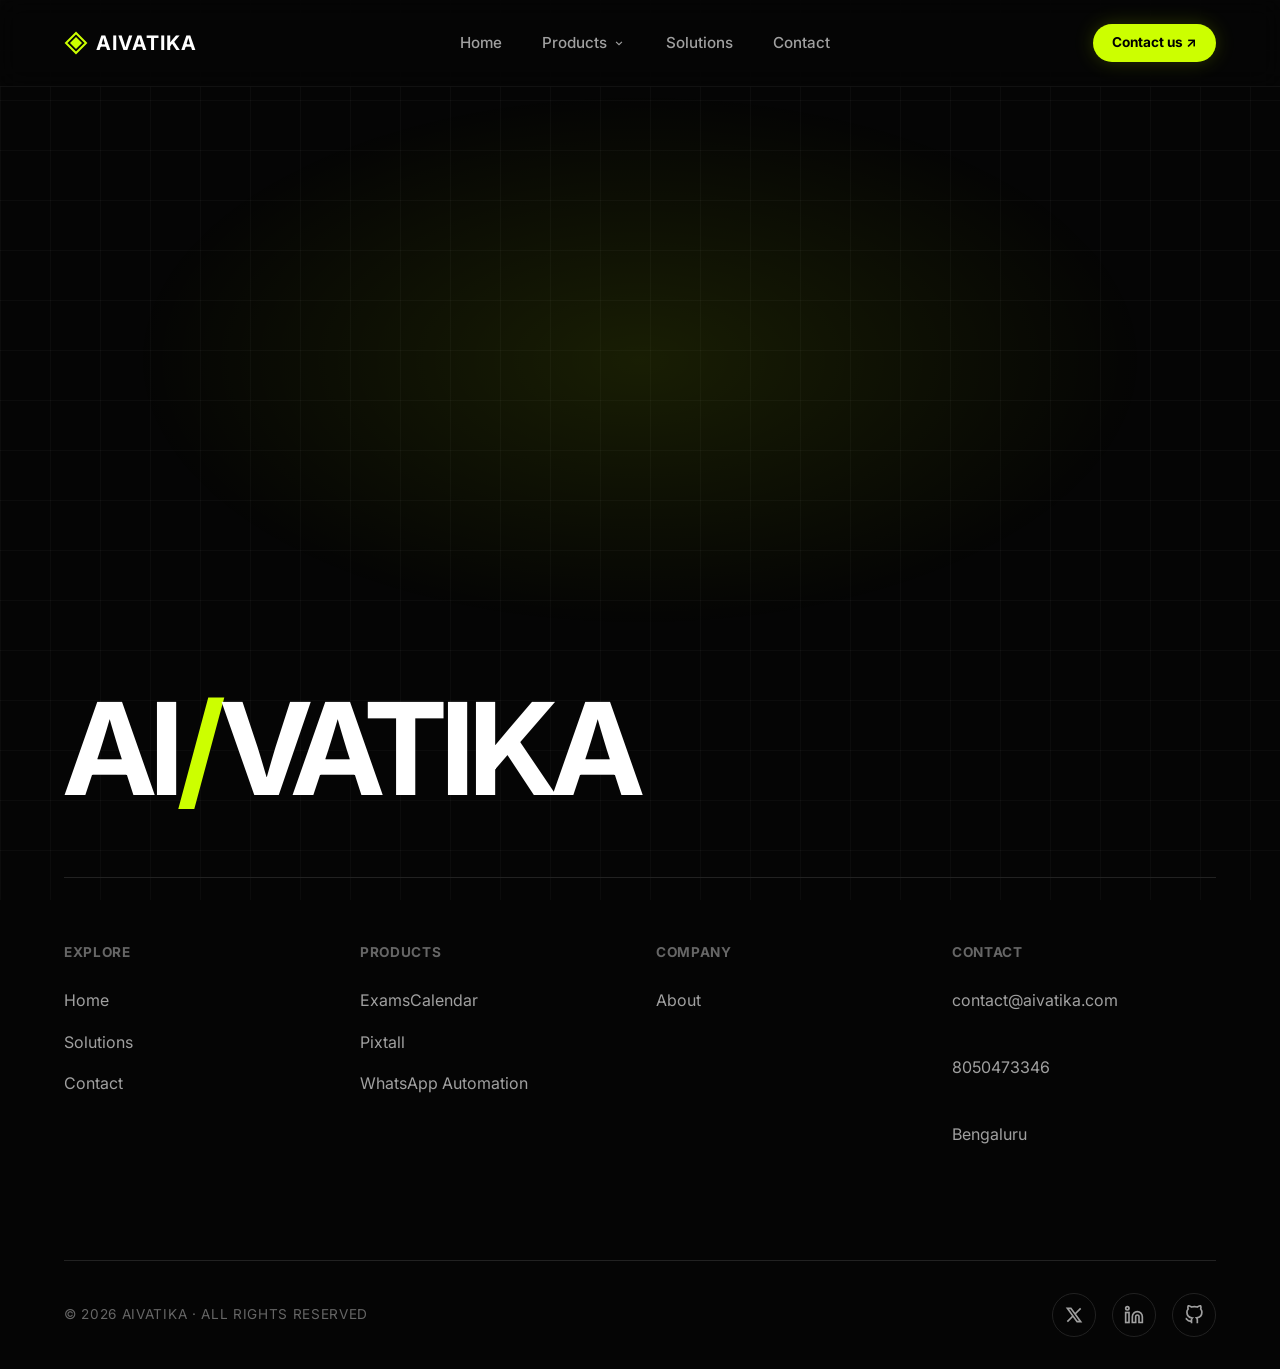
<file: demo.html>
<!DOCTYPE html>
<html lang="en">
<head>
    <meta charset="UTF-8">
    <meta name="viewport" content="width=device-width, initial-scale=1.0">
    <title>Book Demo | AIVATIKA</title>
    <link rel="preconnect" href="https://fonts.googleapis.com">
    <link rel="preconnect" href="https://fonts.gstatic.com" crossorigin>
    <link href="https://fonts.googleapis.com/css2?family=Inter:wght@400;500;600;700&display=swap" rel="stylesheet">
    <link rel="stylesheet" href="style.css">
</head>
<body>
    <div class="grid-overlay"></div>
    <div class="glow-overlay" style="top: 10vh; right: 10vw; background: radial-gradient(ellipse at center, rgba(204, 255, 0, 0.1) 0%, transparent 70%);"></div>

<header class="navbar">
  <div class="nav-container">

    <a class="logo" href="index.html">
      <svg width="24" height="24" viewBox="0 0 24 24" fill="none" xmlns="http://www.w3.org/2000/svg">
        <path d="M12 2L2 12L12 22L22 12L12 2Z" stroke="var(--accent)" stroke-width="2" fill="transparent"/>
        <path d="M12 6L6 12L12 18L18 12L12 6Z" fill="var(--accent)"/>
      </svg>
      <span>AIVATIKA</span>
    </a>

    <nav class="nav-links">

      <a href="index.html">Home</a>

      <div class="products">

        <button class="products-btn">
          Products
          <svg width="14" height="14" viewBox="0 0 24 24">
            <path d="M7 10l5 5 5-5" stroke="currentColor" stroke-width="2" fill="none"/>
          </svg>
        </button>

        <div class="products-menu">

          <a href="https://examscalendar.com/" target="_blank" rel="noopener noreferrer" class="product-item">
            <div class="title">ExamsCalendar</div>
            <div class="desc">
              It helps you in exam preparation
            </div>
          </a>

          <a href="chat-automation.html" class="product-item">
            <div class="title">WhatsApp Bot</div>
            <div class="desc">
              Automate customer interactions
            </div>
          </a>

          <a href="contact.html" class="product-item">
            <div class="title">Pixtall</div>
            <div class="desc">
              Generate advertisement images with AI
            </div>
          </a>

        </div>

      </div>

      <a href="solutions.html">Solutions</a>

      <a href="contact.html">Contact</a>

    </nav>

    <a class="demo-btn" href="contact.html">
      Contact us ↗
    </a>

  </div>
</header>

    <main>
        <section class="reveal">
            <div class="contact-container" style="gap: 2rem;">
                <div class="contact-info">
                    <h2>Experience the <span class="text-accent">future.</span></h2>
                    <p>Book a personalized walkthrough of the AIVATIKA platform, or try a simulated chat agent right here in the browser.</p>
                    
                    <div style="margin-top: 3rem;">
                        <h3 style="margin-bottom: 1rem;">Schedule a Call</h3>
                        <a href="mailto:sales@aivatika.com" class="btn btn-outline btn-large">Email Sales Team ↗</a>
                    </div>
                </div>

                <!-- Interactive Sandbox UI -->
                <div class="sandbox-container">
                    <div class="sandbox-header">
                        <div class="sandbox-dots">
                            <div class="sandbox-dot"></div>
                            <div class="sandbox-dot"></div>
                            <div class="sandbox-dot"></div>
                        </div>
                        <span style="color: var(--text-secondary); font-size: 0.9rem; margin-left: 1rem;">AIVATIKA Support Agent // Online</span>
                    </div>
                    
                    <div class="sandbox-body" id="chat-body">
                        <div class="chat-message chat-bot">
                            Hello! I'm an AIVATIKA demo agent. How can I help you understand our capabilities today?
                        </div>
                        <div class="chat-message chat-user">
                            Can you handle multiple languages?
                        </div>
                        <div class="chat-message chat-bot">
                            Yes! I can natively speak over 40 languages and code-switch in real-time between them without any noticeable latency. 
                        </div>
                    </div>

                    <form class="sandbox-input" onsubmit="event.preventDefault();">
                        <input type="text" placeholder="Type a message to test the agent..." id="demo-input">
                        <button type="submit" class="btn btn-primary">Send</button>
                    </form>
                </div>
            </div>
        </section>
    </main>

    <footer>
        <div class="footer-top">
            <div class="footer-logo">AI<span class="text-accent">/</span>VATIKA</div>
        </div>

        <div class="footer-middle">
            <div class="footer-col">
                <h4>EXPLORE</h4>
                <a href="index.html">Home</a>
                <a href="solutions.html">Solutions</a>
                <a href="contact.html">Contact</a>
            </div>
            <div class="footer-col">
                <h4>PRODUCTS</h4>
                <a href="https://examscalendar.com/" target="_blank" rel="noopener noreferrer">ExamsCalendar</a>
                <a href="contact.html">Pixtall</a>
                <a href="chat-automation.html">WhatsApp Automation</a>
            </div>
            <div class="footer-col">
                <h4>COMPANY</h4>
                <a href="index.html">About</a>
            </div>
            <div class="footer-col">
                <h4>CONTACT</h4>
                <a href="mailto:contact@aivatika.com">contact@aivatika.com</a>
                <br>
                <a href="tel:8050473346">8050473346</a>
                <br>
                <span>Bengaluru</span>
            </div>
        </div>

        <div class="footer-bottom">
            <div class="copyright">© 2026 AIVATIKA · ALL RIGHTS RESERVED</div>
            <div class="socials">
                <a href="#" class="social-icon">
                    <svg width="20" height="20" viewBox="0 0 24 24" fill="none" stroke="currentColor" stroke-width="2"><path d="M4 4l11.733 16h4.267l-11.733 -16z"></path><path d="M4 20l6.768 -6.768m2.46 -2.46l6.772 -6.772"></path></svg>
                </a>
                <a href="#" class="social-icon">
                    <svg width="20" height="20" viewBox="0 0 24 24" fill="none" stroke="currentColor" stroke-width="2"><path d="M16 8a6 6 0 0 1 6 6v7h-4v-7a2 2 0 0 0-2-2 2 2 0 0 0-2 2v7h-4v-7a6 6 0 0 1 6-6z"></path><rect x="2" y="9" width="4" height="12"></rect><circle cx="4" cy="4" r="2"></circle></svg>
                </a>
                <a href="#" class="social-icon">
                    <svg width="20" height="20" viewBox="0 0 24 24" fill="none" stroke="currentColor" stroke-width="2"><path d="M9 19c-5 1.5-5-2.5-7-3m14 6v-3.87a3.37 3.37 0 0 0-.94-2.61c3.14-.35 6.44-1.54 6.44-7A5.44 5.44 0 0 0 20 4.77 5.07 5.07 0 0 0 19.91 1S18.73.65 16 2.48a13.38 13.38 0 0 0-7 0C6.27.65 5.09 1 5.09 1A5.07 5.07 0 0 0 5 4.77a5.44 5.44 0 0 0-1.5 3.78c0 5.42 3.3 6.61 6.44 7A3.37 3.37 0 0 0 9 18.13V22"></path></svg>
                </a>
            </div>
        </div>
    </footer>
    
    <script>
        // Simple chat interaction for the demo
        document.querySelector('.sandbox-input').addEventListener('submit', function(e) {
            const input = document.getElementById('demo-input');
            const val = input.value.trim();
            if(!val) return;
            
            const body = document.getElementById('chat-body');
            
            // Add user message
            const userMsg = document.createElement('div');
            userMsg.className = 'chat-message chat-user';
            userMsg.textContent = val;
            body.appendChild(userMsg);
            
            input.value = '';
            body.scrollTop = body.scrollHeight;

            // Simulate bot typing
            setTimeout(() => {
                const botMsg = document.createElement('div');
                botMsg.className = 'chat-message chat-bot';
                botMsg.textContent = "I am a simulated demo interface. In a production environment, I would route this query to the appropriate LLM via the AIVATIKA orchestrator.";
                body.appendChild(botMsg);
                body.scrollTop = body.scrollHeight;
            }, 1000);
        });
    </script>
    <script src="script.js"></script>
</body>
</html>
</file>
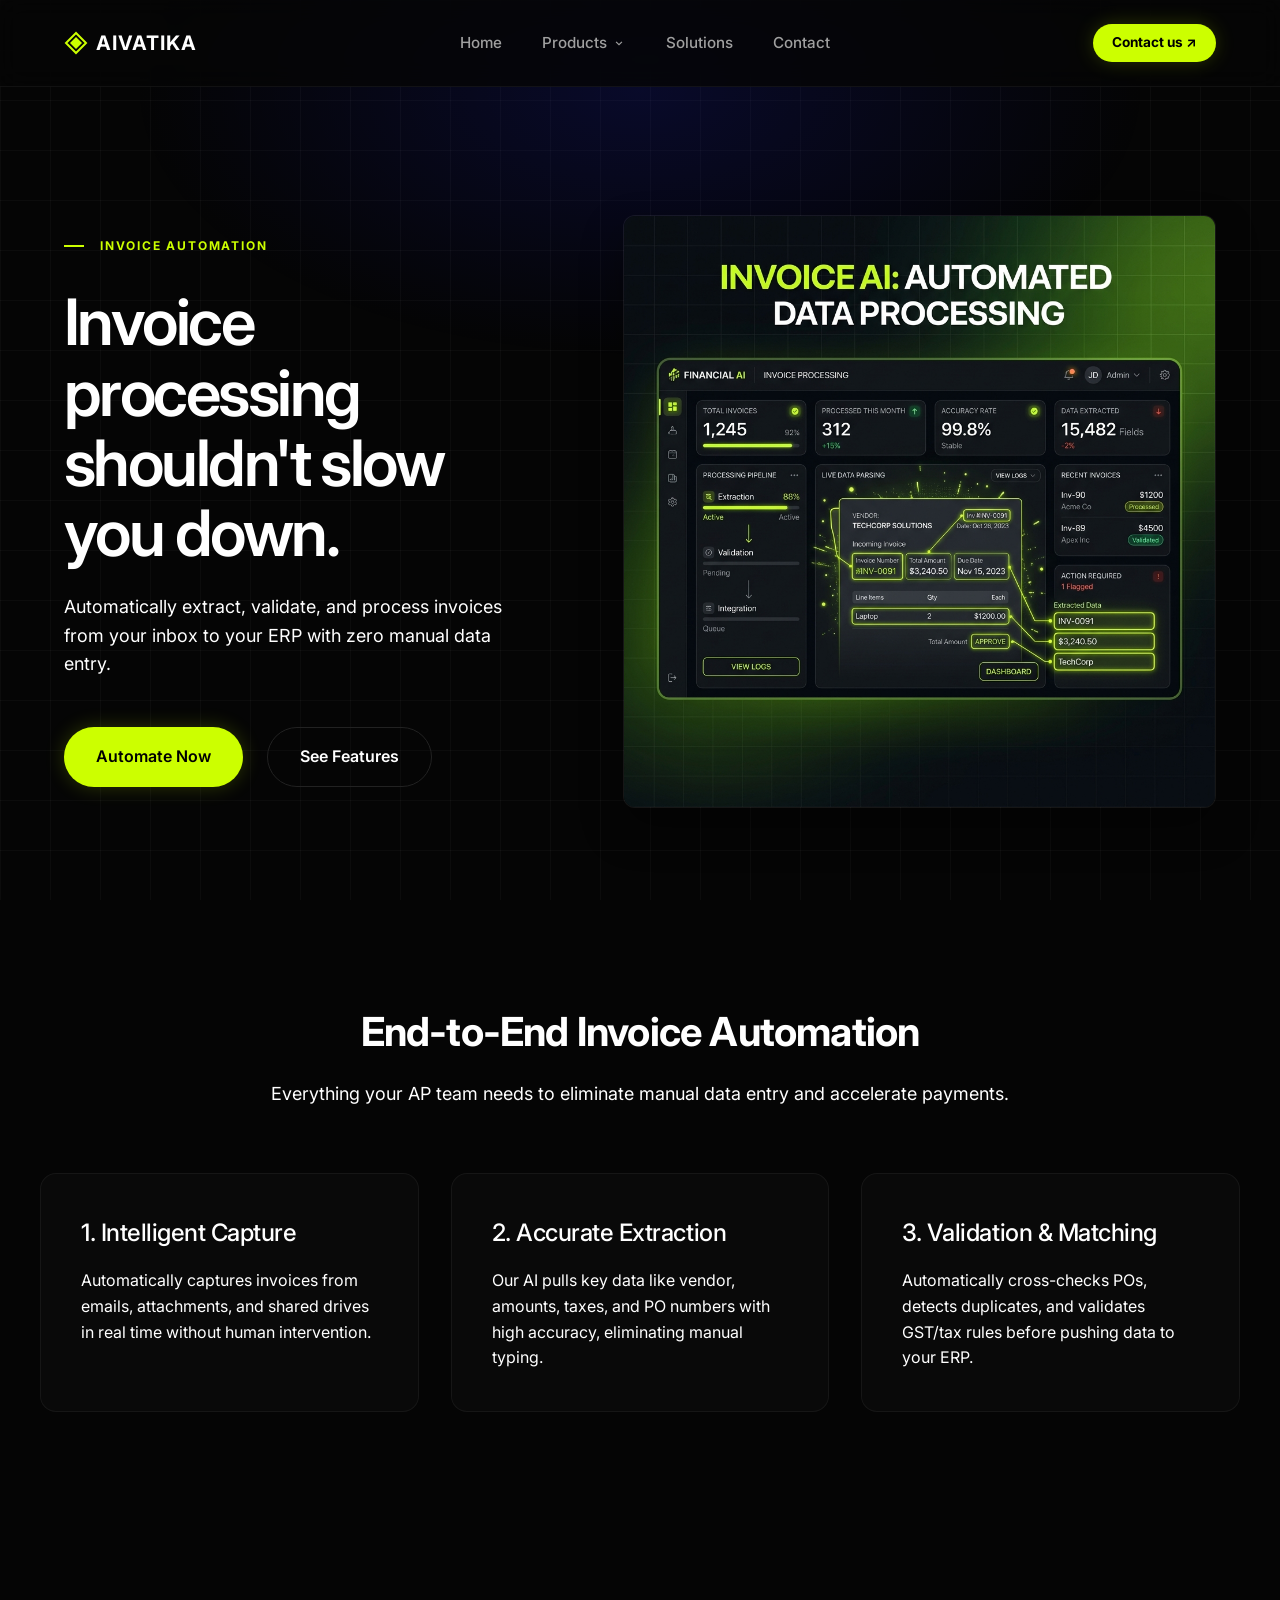
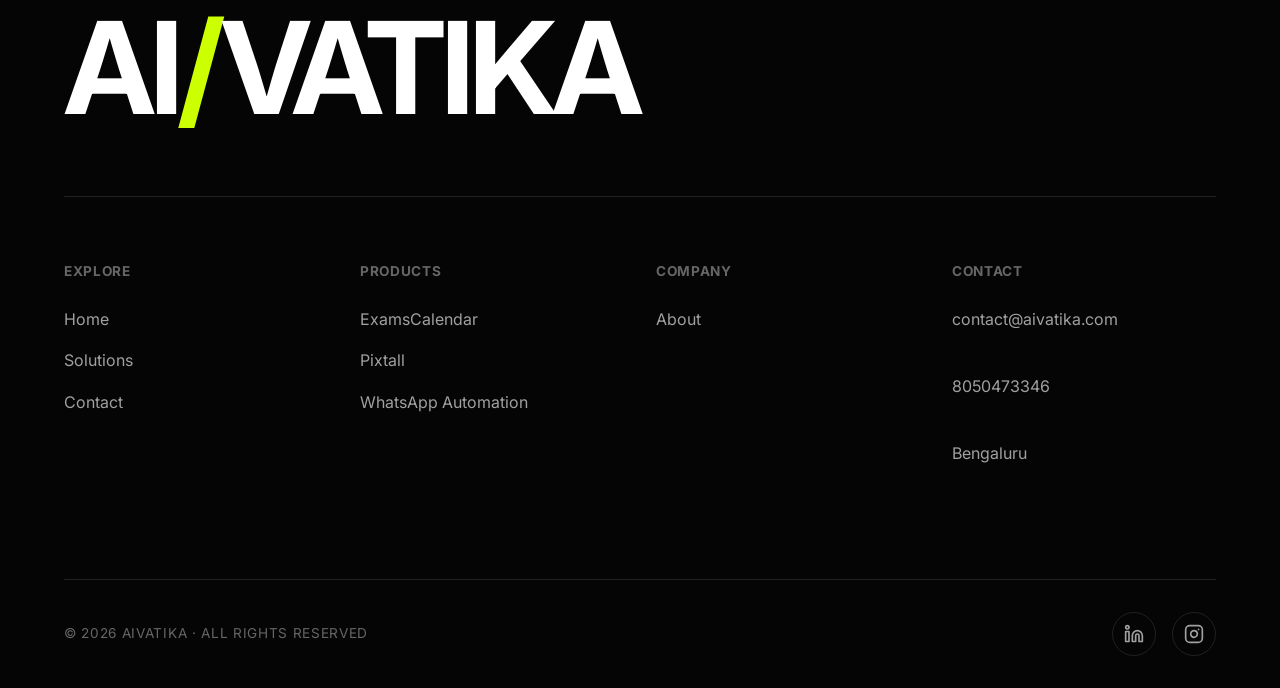
<file: invoice-automation.html>
<!DOCTYPE html>
<html lang="en">
<head>
    <meta charset="UTF-8">
    <meta name="viewport" content="width=device-width, initial-scale=1.0">
    <title>Invoice Automation - AIVATIKA</title>
    <link rel="preconnect" href="https://fonts.googleapis.com">
    <link rel="preconnect" href="https://fonts.gstatic.com" crossorigin>
    <link href="https://fonts.googleapis.com/css2?family=Inter:wght@400;500;600;700&display=swap" rel="stylesheet">
    <link rel="stylesheet" href="style.css">
</head>
<body>
    <div class="grid-overlay"></div>
    <div class="glow-overlay"></div>

    <header class="navbar">
      <div class="nav-container">

        <a class="logo" href="index.html">
          <svg width="24" height="24" viewBox="0 0 24 24" fill="none" xmlns="http://www.w3.org/2000/svg">
            <path d="M12 2L2 12L12 22L22 12L12 2Z" stroke="var(--accent)" stroke-width="2" fill="transparent"/>
            <path d="M12 6L6 12L12 18L18 12L12 6Z" fill="var(--accent)"/>
          </svg>
          <span>AIVATIKA</span>
        </a>

        <nav class="nav-links">

          <a href="index.html">Home</a>

          <div class="products">

            <button class="products-btn">
              Products
              <svg width="14" height="14" viewBox="0 0 24 24">
                <path d="M7 10l5 5 5-5" stroke="currentColor" stroke-width="2" fill="none"/>
              </svg>
            </button>

            <div class="products-menu">

              <a href="https://examscalendar.com/" target="_blank" rel="noopener noreferrer" class="product-item">
                <div class="title">ExamsCalendar</div>
                <div class="desc">
                  It helps you in exam preparation
                </div>
              </a>

              <a href="chat-automation.html" class="product-item">
                <div class="title">WhatsApp Bot</div>
                <div class="desc">
                  Automate customer interactions
                </div>
              </a>

              <a href="contact.html" class="product-item">
                <div class="title">Pixtall</div>
                <div class="desc">
                  Generate advertisement images with AI
                </div>
              </a>

            </div>

          </div>

          <a href="solutions.html">Solutions</a>

          <a href="contact.html">Contact</a>

        </nav>

        <a class="demo-btn" href="contact.html">
          Contact us ↗
        </a>

      </div>
    </header>

    <main>
        <!-- Hero Section -->
        <section class="product-hero reveal active" style="padding-top: 8rem; padding-bottom: 6rem;">
            <div class="product-hero-layout" style="display: grid; grid-template-columns: 1fr 1.2fr; gap: 4rem; align-items: center; max-width: 1200px; margin: 0 auto;">
                <div class="product-hero-content">
                    <div class="badge-line" style="display: flex; align-items: center; gap: 1rem; margin-bottom: 2rem;">
                        <div style="width: 20px; height: 2px; background-color: var(--accent);"></div>
                        <span style="color: var(--accent); font-size: 0.75rem; font-weight: 700; letter-spacing: 0.15em; text-transform: uppercase;">INVOICE AUTOMATION</span>
                    </div>
                    
                    <h1 style="font-size: 4rem; line-height: 1.1; letter-spacing: -0.04em; margin-bottom: 1.5rem; color: #fff;">
                        Invoice<br>processing<br>shouldn't slow<br>you down.
                    </h1>
                    
                    <p style="font-size: 1.125rem; color: var(--text-muted); line-height: 1.6; margin-bottom: 3rem; max-width: 450px;">
                        Automatically extract, validate, and process invoices from your inbox to your ERP with zero manual data entry.
                    </p>
                    
                    <div style="display: flex; gap: 1.5rem;">
                        <a href="contact.html" class="btn btn-primary" style="padding: 1rem 2rem; font-size: 1rem; border-radius: 30px; font-weight: 600;">Automate Now</a>
                        <a href="#features" class="btn btn-outline" style="padding: 1rem 2rem; font-size: 1rem; border-radius: 30px; font-weight: 600;">See Features</a>
                    </div>
                </div>
                
                <div class="product-hero-graphic" style="background: rgba(255,255,255,0.02); border: 1px solid rgba(255,255,255,0.05); border-radius: 12px; display: flex; align-items: center; justify-content: center; position: relative; overflow: hidden; box-shadow: 0 20px 40px rgba(0,0,0,0.4);">
                    <!-- Invoice Dashboard Image -->
                    <img src="invoice_dashboard.png" alt="Automated Invoice Processing Dashboard" style="width: 100%; height: auto; display: block; position: relative; z-index: 1;">
                </div>
            </div>
        </section>

        <!-- Features Section -->
        <section id="features" class="product-features reveal active" style="padding: 6rem 2rem;">
            <div style="max-width: 1200px; margin: 0 auto; text-align: center;">
                <h2 style="font-size: 2.5rem; margin-bottom: 1rem; letter-spacing: -0.02em;">End-to-End Invoice Automation</h2>
                <p style="font-size: 1.125rem; color: var(--text-muted); margin-bottom: 4rem;">Everything your AP team needs to eliminate manual data entry and accelerate payments.</p>
                
                <div class="product-features-grid" style="display: grid; grid-template-columns: repeat(3, 1fr); gap: 2rem; text-align: left;">
                    
                    <!-- Feature 1 -->
                    <div class="simple-card">
                        <h3 style="font-size: 1.5rem; margin-bottom: 1rem; font-weight: 500; letter-spacing: -0.02em;">1. Intelligent Capture</h3>
                        <p style="color: var(--text-muted); line-height: 1.6; font-size: 1rem;">
                            Automatically captures invoices from emails, attachments, and shared drives in real time without human intervention.
                        </p>
                    </div>

                    <!-- Feature 2 -->
                    <div class="simple-card">
                        <h3 style="font-size: 1.5rem; margin-bottom: 1rem; font-weight: 500; letter-spacing: -0.02em;">2. Accurate Extraction</h3>
                        <p style="color: var(--text-muted); line-height: 1.6; font-size: 1rem;">
                            Our AI pulls key data like vendor, amounts, taxes, and PO numbers with high accuracy, eliminating manual typing.
                        </p>
                    </div>

                    <!-- Feature 3 -->
                    <div class="simple-card">
                        <h3 style="font-size: 1.5rem; margin-bottom: 1rem; font-weight: 500; letter-spacing: -0.02em;">3. Validation & Matching</h3>
                        <p style="color: var(--text-muted); line-height: 1.6; font-size: 1rem;">
                            Automatically cross-checks POs, detects duplicates, and validates GST/tax rules before pushing data to your ERP.
                        </p>
                    </div>

                </div>
            </div>
        </section>
    </main>

    <footer>
        <div class="footer-top">
            <div class="footer-logo">AI<span class="text-accent">/</span>VATIKA</div>
        </div>

        <div class="footer-middle">
            <div class="footer-col">
                <h4>EXPLORE</h4>
                <a href="index.html">Home</a>
                <a href="solutions.html">Solutions</a>
                <a href="contact.html">Contact</a>
            </div>
            <div class="footer-col">
                <h4>PRODUCTS</h4>
                <a href="https://examscalendar.com/" target="_blank" rel="noopener noreferrer">ExamsCalendar</a>
                <a href="contact.html">Pixtall</a>
                <a href="chat-automation.html">WhatsApp Automation</a>
            </div>
            <div class="footer-col">
                <h4>COMPANY</h4>
                <a href="index.html">About</a>
            </div>
            <div class="footer-col">
                <h4>CONTACT</h4>
                <a href="mailto:contact@aivatika.com">contact@aivatika.com</a>
                <br>
                <a href="tel:8050473346">8050473346</a>
                <br>
                <span>Bengaluru</span>
            </div>
        </div>

        <div class="footer-bottom">
            <div class="copyright">© 2026 AIVATIKA · ALL RIGHTS RESERVED</div>
            <div class="socials">
                <!-- LinkedIn -->
                <a href="https://www.linkedin.com/company/aivatikaa/" target="_blank" rel="noopener noreferrer" class="social-icon" aria-label="LinkedIn">
                    <svg width="20" height="20" viewBox="0 0 24 24" fill="none" stroke="currentColor" stroke-width="2" stroke-linecap="round" stroke-linejoin="round"><path d="M16 8a6 6 0 0 1 6 6v7h-4v-7a2 2 0 0 0-2-2 2 2 0 0 0-2 2v7h-4v-7a6 6 0 0 1 6-6z"></path><rect x="2" y="9" width="4" height="12"></rect><circle cx="4" cy="4" r="2"></circle></svg>
                </a>
                <!-- Instagram -->
                <a href="https://www.instagram.com/ai_vatika?igsh=MWx0ZTZkOWV6eGcweg==" target="_blank" rel="noopener noreferrer" class="social-icon" aria-label="Instagram">
                    <svg width="20" height="20" viewBox="0 0 24 24" fill="none" stroke="currentColor" stroke-width="2" stroke-linecap="round" stroke-linejoin="round"><rect x="2" y="2" width="20" height="20" rx="5" ry="5"></rect><path d="M16 11.37A4 4 0 1 1 12.63 8 4 4 0 0 1 16 11.37z"></path><line x1="17.5" y1="6.5" x2="17.51" y2="6.5"></line></svg>
                </a>
            </div>
        </div>
    </footer>
    <script src="script.js"></script>
</body>
</html>
</file>
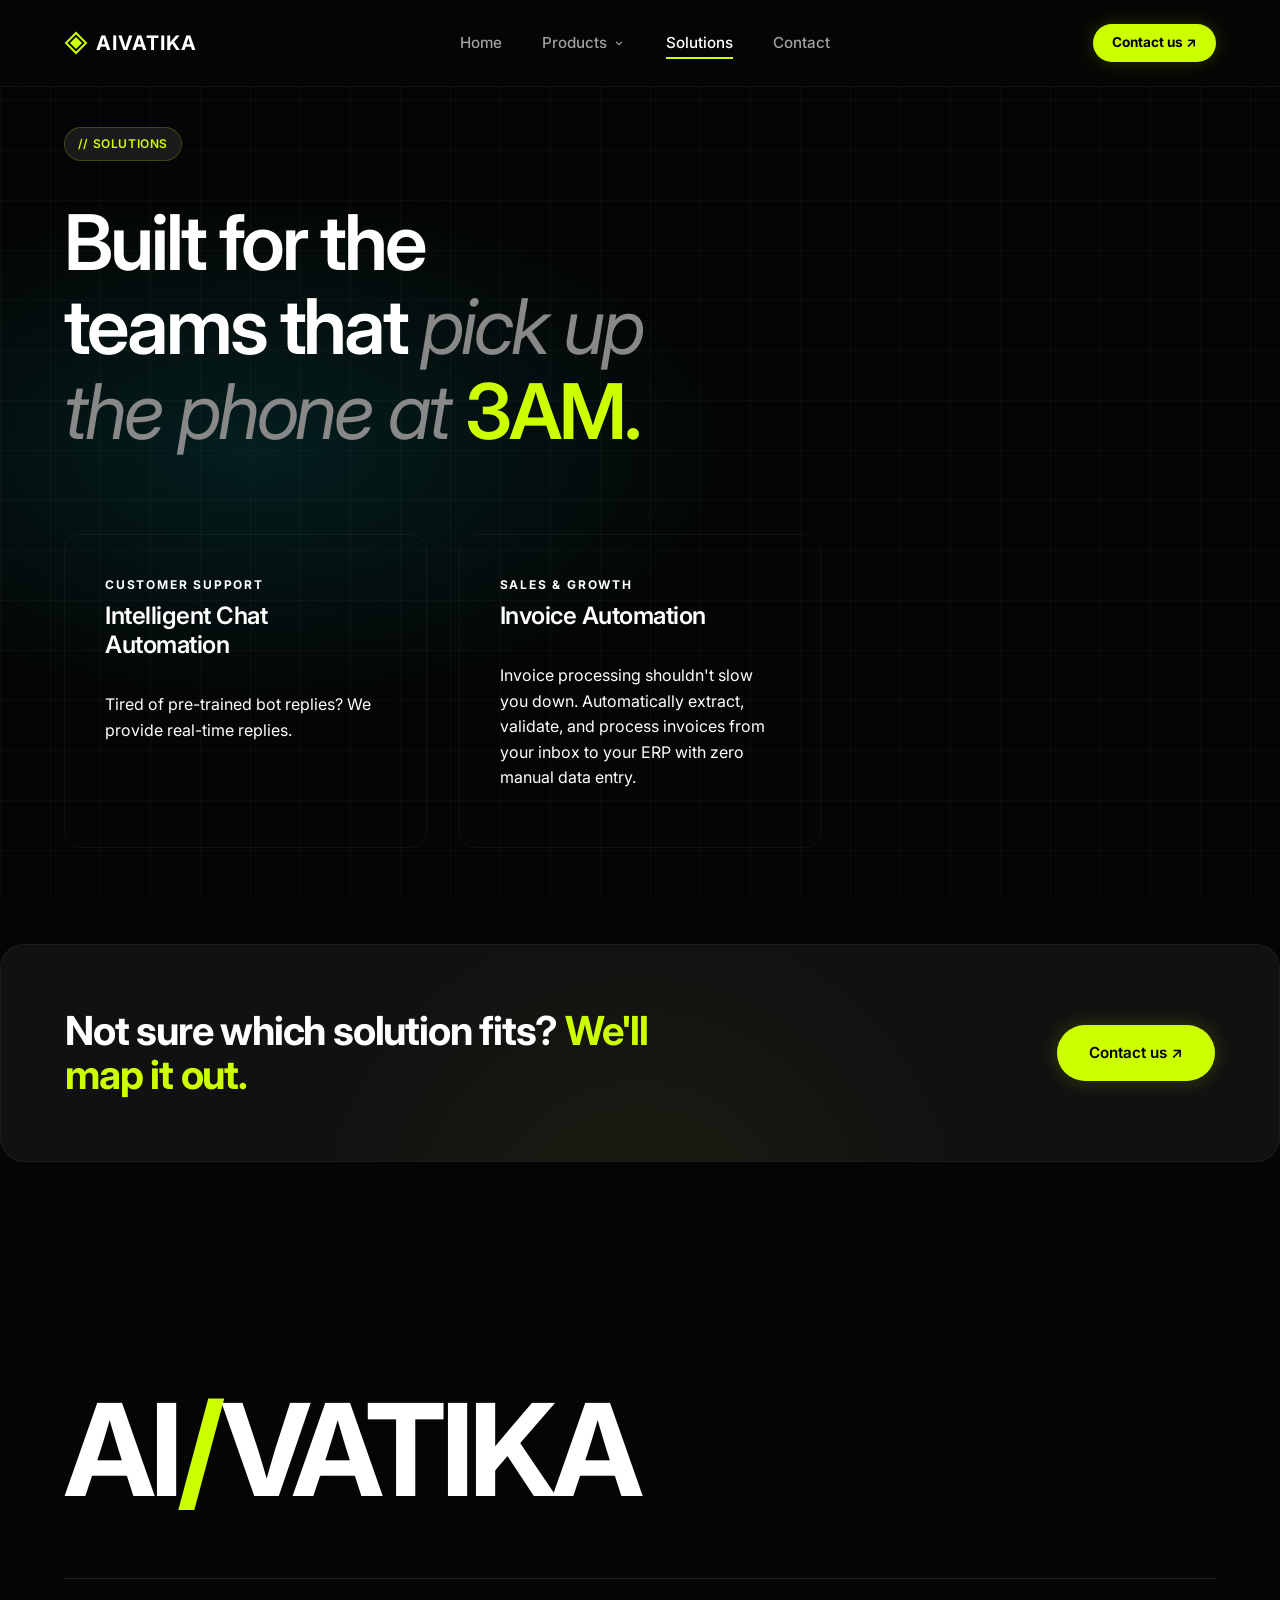
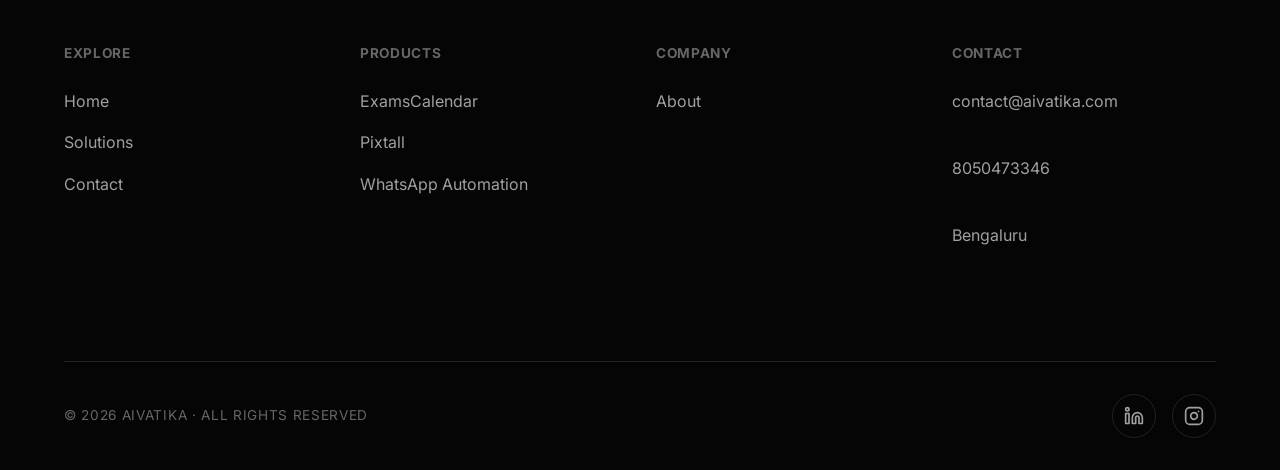
<file: solutions.html>
<!DOCTYPE html>
<html lang="en">
<head>
    <meta charset="UTF-8">
    <meta name="viewport" content="width=device-width, initial-scale=1.0">
    <title>Solutions | AIVATIKA</title>
    <link rel="preconnect" href="https://fonts.googleapis.com">
    <link rel="preconnect" href="https://fonts.gstatic.com" crossorigin>
    <link href="https://fonts.googleapis.com/css2?family=Inter:wght@400;500;600;700&display=swap" rel="stylesheet">
    <link rel="stylesheet" href="style.css">
</head>
<body>
    <div class="grid-overlay"></div>
    <div class="glow-overlay" style="top: 20vh; left: -20vw; background: radial-gradient(ellipse at center, rgba(0, 255, 255, 0.1) 0%, transparent 70%);"></div>

    <header class="navbar">
      <div class="nav-container">

        <a class="logo" href="index.html">
          <svg width="24" height="24" viewBox="0 0 24 24" fill="none" xmlns="http://www.w3.org/2000/svg">
            <path d="M12 2L2 12L12 22L22 12L12 2Z" stroke="var(--accent)" stroke-width="2" fill="transparent"/>
            <path d="M12 6L6 12L12 18L18 12L12 6Z" fill="var(--accent)"/>
          </svg>
          <span>AIVATIKA</span>
        </a>

        <nav class="nav-links">

          <a href="index.html">Home</a>

          <div class="products">

            <button class="products-btn">
              Products
              <svg width="14" height="14" viewBox="0 0 24 24">
                <path d="M7 10l5 5 5-5" stroke="currentColor" stroke-width="2" fill="none"/>
              </svg>
            </button>

            <div class="products-menu">

              <a href="https://examscalendar.com/" target="_blank" rel="noopener noreferrer" class="product-item">
                <div class="title">ExamsCalendar</div>
                <div class="desc">
                  It helps you in exam preparation
                </div>
              </a>

              <a href="chat-automation.html" class="product-item">
                <div class="title">WhatsApp Bot</div>
                <div class="desc">
                  Automate customer interactions
                </div>
              </a>

              <a href="contact.html" class="product-item">
                <div class="title">Pixtall</div>
                <div class="desc">
                  Generate advertisement images with AI
                </div>
              </a>

            </div>

          </div>

          <a href="solutions.html" class="active">Solutions</a>

          <a href="contact.html">Contact</a>

        </nav>

        <a class="demo-btn" href="contact.html">
          Contact us ↗
        </a>

      </div>
    </header>

    <main>
        <section class="hero reveal active" style="padding-bottom: 4rem;">
            <div class="hero-top-badges">
                <div class="badge green-badge" style="border-radius: 20px; font-weight: 600;">// SOLUTIONS</div>
            </div>

            <div class="hero-content">
                <h1 class="hero-title" style="letter-spacing: -0.04em;">
                    Built for the <br>teams that <span class="italic text-white" style="color: #888;">pick up</span><br><span class="italic text-white" style="color: #888;">the phone at </span><span class="text-accent">3AM.</span>
                </h1>
            </div>
        </section>

        <section class="solutions-grid-section reveal active" style="padding-top: 0; padding-bottom: 6rem;">
            <div class="solution-grid">
                <!-- Card 1 -->
                <div class="solution-card">
                    <div class="solution-subtitle">CUSTOMER SUPPORT</div>
                    <h3 class="solution-title">Intelligent Chat Automation</h3>
                    <p class="solution-desc">Tired of pre-trained bot replies? We provide real-time replies.</p>
                </div>

                <!-- Card 2 -->
                <div class="solution-card">
                    <div class="solution-subtitle">SALES & GROWTH</div>
                    <h3 class="solution-title">Invoice Automation</h3>
                    <p class="solution-desc">Invoice processing shouldn't slow you down. Automatically extract, validate, and process invoices from your inbox to your ERP with zero manual data entry.</p>
                </div>




            </div>
        </section>
        
        <section class="cta-section reveal active" style="padding-top: 0; padding-bottom: 8rem;">
            <div class="cta-container" style="background: #111; border-radius: 24px; padding: 4rem; display: flex; justify-content: space-between; align-items: center; border: 1px solid rgba(255,255,255,0.05);">
                <h2 style="margin: 0; font-size: 2.5rem; text-align: left; max-width: 600px; letter-spacing: -0.03em;">Not sure which solution fits? <span class="text-accent">We'll map it out.</span></h2>
                <a href="contact.html" class="btn btn-primary" style="padding: 1rem 2rem; border-radius: 30px;">Contact us ↗</a>
            </div>
        </section>
    </main>

    <footer>
        <div class="footer-top">
            <div class="footer-logo">AI<span class="text-accent">/</span>VATIKA</div>
        </div>
        
        <div class="footer-middle">
            <div class="footer-col">
                <h4>EXPLORE</h4>
                <a href="index.html">Home</a>
                <a href="solutions.html">Solutions</a>
                <a href="contact.html">Contact</a>
            </div>
            <div class="footer-col">
                <h4>PRODUCTS</h4>
                <a href="https://examscalendar.com/" target="_blank" rel="noopener noreferrer">ExamsCalendar</a>
                <a href="contact.html">Pixtall</a>
                <a href="chat-automation.html">WhatsApp Automation</a>
            </div>
            <div class="footer-col">
                <h4>COMPANY</h4>
                <a href="index.html">About</a>
            </div>
            <div class="footer-col">
                <h4>CONTACT</h4>
                <a href="mailto:contact@aivatika.com">contact@aivatika.com</a>
                <br>
                <a href="tel:8050473346">8050473346</a>
                <br>
                <span>Bengaluru</span>
            </div>
        </div>
        <div class="footer-bottom">
            <div class="copyright">© 2026 AIVATIKA · ALL RIGHTS RESERVED</div>
            <div class="socials">
                <!-- LinkedIn -->
                <a href="https://www.linkedin.com/company/aivatikaa/" target="_blank" rel="noopener noreferrer" class="social-icon" aria-label="LinkedIn">
                    <svg width="20" height="20" viewBox="0 0 24 24" fill="none" stroke="currentColor" stroke-width="2" stroke-linecap="round" stroke-linejoin="round"><path d="M16 8a6 6 0 0 1 6 6v7h-4v-7a2 2 0 0 0-2-2 2 2 0 0 0-2 2v7h-4v-7a6 6 0 0 1 6-6z"></path><rect x="2" y="9" width="4" height="12"></rect><circle cx="4" cy="4" r="2"></circle></svg>
                </a>
                <!-- Instagram -->
                <a href="https://www.instagram.com/ai_vatika?igsh=MWx0ZTZkOWV6eGcweg==" target="_blank" rel="noopener noreferrer" class="social-icon" aria-label="Instagram">
                    <svg width="20" height="20" viewBox="0 0 24 24" fill="none" stroke="currentColor" stroke-width="2" stroke-linecap="round" stroke-linejoin="round"><rect x="2" y="2" width="20" height="20" rx="5" ry="5"></rect><path d="M16 11.37A4 4 0 1 1 12.63 8 4 4 0 0 1 16 11.37z"></path><line x1="17.5" y1="6.5" x2="17.51" y2="6.5"></line></svg>
                </a>
            </div>
        </div>
    </footer>
    <script src="script.js"></script>
</body>
</html>
</file>
<file: style.css>
:root {
    --bg-dark: #050505;
    --bg-card: #0e0e0e;
    --bg-card-hover: #141414;
    --accent: #CCFF00;
    --accent-glow: rgba(204, 255, 0, 0.4);
    --text-primary: #FFFFFF;
    --text-secondary: #A0A0A0;
    --text-tertiary: #666666;
    --border-color: #222222;
    --badge-bg: #1A1A1A;
    --font-sans: 'Inter', system-ui, -apple-system, sans-serif;
}
* { margin: 0; padding: 0; box-sizing: border-box; }
body { background-color: var(--bg-dark); color: var(--text-primary); font-family: var(--font-sans); line-height: 1.6; overflow-x: hidden; -webkit-font-smoothing: antialiased; }
.grid-overlay { position: fixed; top: 0; left: 0; width: 100vw; height: 100vh; background-image: linear-gradient(to right, rgba(255,255,255,0.03) 1px, transparent 1px), linear-gradient(to bottom, rgba(255,255,255,0.03) 1px, transparent 1px); background-size: 50px 50px; pointer-events: none; z-index: -2; }
.glow-overlay { position: fixed; top: -20vh; left: 10vw; width: 80vw; height: 60vh; background: radial-gradient(ellipse at center, rgba(30,40,255,0.15) 0%, transparent 70%); pointer-events: none; z-index: -1; }
h1 { font-size: clamp(3rem, 6vw, 5.5rem); line-height: 1.1; letter-spacing: -0.03em; font-weight: 600; margin-bottom: 1rem; }
h2.section-title { font-size: clamp(2rem, 4vw, 3.5rem); line-height: 1.2; letter-spacing: -0.02em; font-weight: 500; margin-bottom: 3rem; }
h3 { font-size: 1.25rem; font-weight: 500; color: var(--text-primary); margin-bottom: 0.5rem; }
p { color: var(--text-secondary); }
.italic { font-style: italic; font-weight: 400; }
.text-white { color: var(--text-primary); }
.text-accent { color: var(--accent); }
.text-accent-glow { color: var(--accent); text-shadow: 0 0 15px var(--accent-glow); }
.navbar { position: sticky; top: 0; background: rgba(5,5,5,0.8); backdrop-filter: blur(12px); z-index: 100; border-bottom: 1px solid rgba(255,255,255,0.05); }
.nav-container { display: flex; justify-content: space-between; align-items: center; padding: 1.5rem 4rem; max-width: 1400px; margin: 0 auto; width: 100%; }
.logo { display: flex; align-items: center; gap: 0.5rem; font-weight: 700; font-size: 1.25rem; letter-spacing: 0.05em; color: #ffffff; text-decoration: none; }
.logo span { color: #ffffff; }
.nav-links { display: flex; gap: 2.5rem; align-items: center; }
.nav-links a { color: var(--text-secondary); text-decoration: none; font-size: 0.95rem; font-weight: 500; transition: color 0.2s; }
.nav-links a:hover { color: var(--text-primary); }
.nav-links a.active { color: var(--text-primary); position: relative; }
.nav-links a.active::after { content: ''; position: absolute; bottom: -4px; left: 0; width: 100%; height: 2px; background-color: var(--accent); }

/* ==========================================================================
   Products Dropdown Component (Absolute Floating Panel - Pure CSS)
   ========================================================================== */

.products {
    position: relative;
    display: inline-flex;
    align-items: center;
}

.products-btn {
    display: inline-flex;
    align-items: center;
    gap: 0.35rem;
    color: var(--text-secondary);
    background: transparent;
    border: none;
    font-size: 0.95rem;
    font-weight: 500;
    font-family: inherit;
    cursor: pointer;
    padding: 0.5rem 0;
    transition: color 0.2s ease;
}

.products-btn:hover,
.products:hover .products-btn {
    color: var(--text-primary);
}

.products-btn svg {
    transition: transform 0.25s ease;
}

.products:hover .products-btn svg {
    transform: rotate(180deg);
}

.products-menu {
    position: absolute;
    top: calc(100% + 12px);
    left: 50%;
    transform: translateX(-50%);
    width: 320px;
    display: none;
    z-index: 99999;
    
    background: #0D0F12;
    border-radius: 18px;
    border: 1px solid rgba(204, 255, 0, 0.15);
    box-shadow: 0 30px 80px rgba(0, 0, 0, 0.65);
    padding: 0.75rem;
}

/* Invisible bridge so mouse hover never breaks when moving to menu */
.products-menu::before {
    content: '';
    position: absolute;
    top: -15px;
    left: 0;
    width: 100%;
    height: 15px;
}

.products:hover .products-menu {
    display: block;
}

.product-item {
    display: flex;
    flex-direction: column;
    padding: 0.75rem 0.85rem;
    border-radius: 12px;
    text-decoration: none;
    transition: background-color 0.2s ease;
}

.product-item:hover {
    background: rgba(255, 255, 255, 0.05);
}

.product-item .title {
    font-size: 0.95rem;
    font-weight: 600;
    color: #FFFFFF;
}

.product-item:hover .title {
    color: var(--accent);
}

.product-item .desc {
    font-size: 0.8rem;
    color: var(--text-secondary);
    margin-top: 0.15rem;
}

.demo-btn {
    display: inline-flex;
    align-items: center;
    justify-content: center;
    padding: 0.5rem 1.2rem;
    border-radius: 999px;
    font-weight: 700;
    font-size: 0.85rem;
    text-decoration: none;
    background-color: var(--accent);
    color: #000;
    box-shadow: 0 0 20px rgba(204,255,0,0.2);
    transition: all 0.3s ease;
}

.demo-btn:hover {
    transform: translateY(-2px);
    box-shadow: 0 4px 25px rgba(204,255,0,0.4);
}
.nav-actions { display: flex; align-items: center; gap: 1.5rem; }
.lang-selector { color: var(--text-tertiary); font-size: 0.9rem; font-weight: 500; }
.btn { display: inline-flex; align-items: center; justify-content: center; padding: 0.75rem 1.5rem; border-radius: 999px; font-weight: 600; font-size: 0.95rem; text-decoration: none; transition: all 0.3s ease; cursor: pointer; }
.btn-primary { background-color: var(--accent); color: #000; box-shadow: 0 0 20px rgba(204,255,0,0.2); }
.btn-primary:hover { transform: translateY(-2px); box-shadow: 0 4px 25px rgba(204,255,0,0.4); }
.btn-outline { background-color: transparent; color: var(--text-primary); border: 1px solid var(--border-color); }
.btn-outline:hover { background-color: rgba(255,255,255,0.05); border-color: rgba(255,255,255,0.2); }
.btn-large { padding: 1rem 2rem; font-size: 1.05rem; }
.badge { display: inline-flex; align-items: center; padding: 0.4rem 0.8rem; border-radius: 999px; font-size: 0.75rem; font-weight: 600; letter-spacing: 0.05em; text-transform: uppercase; }
.green-badge { background-color: var(--badge-bg); color: var(--accent); border: 1px solid rgba(204,255,0,0.2); }
.outline-badge { background-color: transparent; color: var(--text-tertiary); border: 1px solid var(--border-color); }
.section-badge { display: inline-block; color: var(--accent); background-color: var(--badge-bg); padding: 0.4rem 1rem; border-radius: 999px; font-size: 0.8rem; font-weight: 600; margin-bottom: 1.5rem; border: 1px solid rgba(204,255,0,0.1); }
.hero { padding: 2.5rem 4rem 1rem; max-width: 1400px; margin: 0 auto; }
.hero-top-badges { display: flex; justify-content: space-between; margin-bottom: 2.5rem; }
.hero-main-layout { display: flex; justify-content: space-between; align-items: center; gap: 3rem; }
.hero-left { flex: 1; max-width: 700px; }
.hero-right { flex: 1; display: flex; justify-content: flex-end; }
.hero-description { font-size: 1.15rem; line-height: 1.5; color: var(--text-secondary); max-width: 650px; margin-bottom: 1.5rem; }
.hero-cta { display: flex; gap: 1rem; margin-bottom: 2rem; }
.hero-stats { display: flex; gap: 3rem; }
.stat-item .stat-value { font-size: 2rem; font-weight: 600; color: var(--text-primary); margin-bottom: 0.25rem; }
.stat-item .stat-label { font-size: 0.9rem; color: var(--text-secondary); }
.hero-graphic { position: relative; width: 300px; height: 300px; }
.orb-container { position: relative; width: 100%; height: 100%; display: flex; align-items: center; justify-content: center; }
.orb { width: 200px; height: 200px; border-radius: 50%; background: radial-gradient(circle at 30% 30%, #1e293b 0%, #0a0a0a 70%); box-shadow: inset -20px -20px 40px rgba(0,0,0,0.9), inset 10px 10px 30px rgba(255,255,255,0.1), inset 0 0 20px rgba(204,255,0,0.2), 0 0 50px rgba(0,255,255,0.1), 0 0 20px rgba(204,255,0,0.1); position: relative; animation: float 6s ease-in-out infinite; }
.floating-badge { position: absolute; bottom: 20px; left: -20px; background: rgba(15,15,15,0.9); border: 1px solid var(--border-color); padding: 0.75rem 1.25rem; border-radius: 999px; font-size: 0.85rem; font-weight: 600; display: flex; align-items: center; gap: 0.5rem; backdrop-filter: blur(8px); box-shadow: 0 10px 30px rgba(0,0,0,0.5); animation: float-delayed 5s ease-in-out infinite; z-index: 10; }
@keyframes float { 0%,100% { transform: translateY(0); } 50% { transform: translateY(-15px); } }
@keyframes float-delayed { 0%,100% { transform: translateY(0); } 50% { transform: translateY(-10px); } }
@keyframes rotate { 0% { transform: rotate(0deg); } 100% { transform: rotate(360deg); } }
@keyframes spin-earth { 0% { background-position: 0 0; } 100% { background-position: -400px 0; } }
@keyframes spin-earth-slow { 0% { background-position: 0 0; } 100% { background-position: -200% 0; } }
.client-ticker-container { margin-top: 6rem; padding: 3rem 0; border-top: 1px solid var(--border-color); border-bottom: 1px solid var(--border-color); overflow: hidden; background: linear-gradient(90deg, var(--bg-dark) 0%, transparent 10%, transparent 90%, var(--bg-dark) 100%); position: relative; }
.ticker-wrapper { display: flex; width: fit-content; }
.ticker-content { display: flex; align-items: center; gap: 4rem; padding-right: 4rem; animation: scroll 30s linear infinite; }
.client-logo { display: flex; align-items: center; gap: 0.75rem; font-size: 1.25rem; font-weight: 700; color: var(--text-secondary); letter-spacing: 0.1em; white-space: nowrap; }
.client-logo svg { color: var(--accent); }
@keyframes scroll { 0% { transform: translateX(0); } 100% { transform: translateX(-100%); } }
section { padding: 8rem 4rem; max-width: 1400px; margin: 0 auto; }
.bento-grid { display: grid; grid-template-columns: repeat(3, 1fr); grid-auto-rows: minmax(280px, auto); gap: 1.5rem; }
.bento-card { background-color: var(--bg-card); border: 1px solid var(--border-color); border-radius: 24px; padding: 2.5rem; display: flex; flex-direction: column; position: relative; overflow: hidden; transition: all 0.3s ease; }
.bento-card:hover { background-color: var(--bg-card-hover); border-color: rgba(255,255,255,0.15); transform: translateY(-5px); }
.bento-large { grid-column: span 2; }
.card-icon { width: 48px; height: 48px; border-radius: 12px; background: rgba(255,255,255,0.03); display: flex; align-items: center; justify-content: center; margin-bottom: 2rem; border: 1px solid rgba(255,255,255,0.05); }
.card-glow { position: absolute; top: -50px; right: -50px; width: 200px; height: 200px; background: radial-gradient(circle, rgba(204,255,0,0.15) 0%, transparent 70%); pointer-events: none; }
.bento-card p { font-size: 1.05rem; margin-top: auto; }
.card-tags { display: flex; gap: 0.75rem; margin-top: 2rem; flex-wrap: wrap; }
.card-tags span { font-size: 0.75rem; font-weight: 600; color: var(--text-tertiary); background: rgba(255,255,255,0.03); padding: 0.3rem 0.6rem; border-radius: 6px; border: 1px solid rgba(255,255,255,0.05); }
.stats-banner { display: flex; justify-content: space-between; padding: 6rem 4rem; border-top: 1px solid var(--border-color); border-bottom: 1px solid var(--border-color); background: rgba(14,14,14,0.3); }
.stat-column { display: flex; flex-direction: column; }
.stat-huge { font-size: clamp(3rem, 5vw, 4.5rem); font-weight: 600; color: var(--accent); line-height: 1; margin-bottom: 1rem; text-shadow: 0 0 30px rgba(204,255,0,0.15); }
.stat-desc { font-size: 1.1rem; color: var(--text-secondary); }
.workflow-grid { display: grid; grid-template-columns: repeat(3, 1fr); gap: 2rem; }
.workflow-card { 
    background-color: var(--bg-card); 
    border: 1px solid var(--border-color); 
    border-radius: 20px; 
    padding: 2.5rem; 
    transition: all 0.3s ease;
    display: flex;
    flex-direction: column;
}
.workflow-card:hover {
    background-color: var(--bg-card-hover);
    border-color: rgba(204, 255, 0, 0.3);
    transform: translateY(-5px);
}
.workflow-header { display: flex; justify-content: space-between; align-items: flex-start; margin-bottom: 1.5rem; }
.step-num { font-size: 1rem; font-weight: 600; color: var(--text-tertiary); }
.testimonial-grid { display: grid; grid-template-columns: repeat(3, 1fr); gap: 2rem; }
.testimonial-card { background-color: var(--bg-card); border: 1px solid var(--border-color); border-radius: 20px; padding: 2.5rem; display: flex; flex-direction: column; justify-content: space-between; }
.quote { font-size: 1.1rem; color: var(--text-primary); margin-bottom: 3rem; line-height: 1.6; }
.author-name { font-weight: 600; color: var(--text-primary); margin-bottom: 0.25rem; }
.author-title { font-size: 0.9rem; color: var(--text-tertiary); }
.cta-section { padding-bottom: 0; }
.cta-container { background: linear-gradient(135deg, #0a1505 0%, #050505 100%); border: 1px solid var(--border-color); border-radius: 32px; padding: 8rem 4rem; text-align: center; position: relative; overflow: hidden; }
.cta-container::before { content: ''; position: absolute; top: -50%; left: 50%; transform: translateX(-50%); width: 800px; height: 800px; background: radial-gradient(circle, rgba(204,255,0,0.05) 0%, transparent 60%); pointer-events: none; }
.cta-container h2 { font-size: clamp(2.5rem, 4vw, 4rem); line-height: 1.1; margin-bottom: 3rem; position: relative; z-index: 1; }
.cta-container .btn { position: relative; z-index: 1; }
footer { padding: 6rem 4rem 2rem; max-width: 1400px; margin: 0 auto; }
.footer-top { display: flex; justify-content: space-between; align-items: center; padding-bottom: 4rem; border-bottom: 1px solid var(--border-color); margin-bottom: 4rem; }
.footer-logo { font-size: clamp(4rem, 10vw, 10rem); font-weight: 700; letter-spacing: -0.04em; line-height: 1; }
.footer-middle { display: grid; grid-template-columns: repeat(4, 1fr); gap: 2rem; margin-bottom: 6rem; }
.footer-col h4 { font-size: 0.85rem; color: var(--text-tertiary); margin-bottom: 1.5rem; letter-spacing: 0.05em; }
.footer-col a, .footer-col span { display: block; color: var(--text-secondary); text-decoration: none; margin-bottom: 1rem; font-size: 1rem; transition: color 0.2s; }
.footer-col a:hover { color: var(--text-primary); }
.footer-bottom { display: flex; justify-content: space-between; align-items: center; padding-top: 2rem; border-top: 1px solid var(--border-color); }
.copyright { color: var(--text-tertiary); font-size: 0.85rem; letter-spacing: 0.05em; }
.socials { display: flex; gap: 1rem; }
.social-icon { display: flex; align-items: center; justify-content: center; width: 44px; height: 44px; border-radius: 50%; border: 1px solid var(--border-color); color: var(--text-secondary); transition: all 0.3s; }
.social-icon:hover { color: var(--text-primary); border-color: rgba(255,255,255,0.2); background: rgba(255,255,255,0.05); }
.reveal { opacity: 0; transform: translateY(30px); transition: all 0.8s cubic-bezier(0.16,1,0.3,1); }
.reveal.active { opacity: 1; transform: translateY(0); }

.cta-section { padding: 6rem 0; }
.cta-container { max-width: 1400px; margin: 0 auto; padding: 4rem; background: var(--bg-card); border: 1px solid var(--border-color); border-radius: 24px; display: flex; justify-content: space-between; align-items: center; }
.cta-container h2 { font-size: 3rem; margin: 0; letter-spacing: -0.02em; }
.cta-container .btn-large { font-size: 1.15rem; padding: 1.25rem 2.5rem; }
/* --- Products Page Feature Stack --- */
.feature-stack { display: flex; flex-direction: column; gap: 2rem; margin-top: 4rem; margin-bottom: 8rem; }
.feature-card {
    display: flex; gap: 4rem; align-items: stretch; border: 1px solid var(--border); border-radius: 20px;
    background: rgba(10, 10, 10, 0.4); padding: 0; overflow: hidden; min-height: 480px; position: relative;
}
.feature-card.reverse { flex-direction: row-reverse; }

.feature-graphic {
    flex: 1; min-width: 45%; background: var(--bg-card); position: relative; overflow: hidden;
    display: flex; align-items: center; justify-content: center;
}
.feature-graphic img { width: 100%; height: 100%; object-fit: cover; opacity: 0.8; filter: contrast(1.2) brightness(0.9); }
.feature-graphic .overlay-gradient {
    position: absolute; inset: 0; pointer-events: none;
    background: radial-gradient(circle at center, transparent 40%, rgba(5, 5, 5, 0.9) 100%);
}

.feature-content { flex: 1; padding: 4rem; display: flex; flex-direction: column; justify-content: center; position: relative; z-index: 2; }
.feature-content h2 { font-size: 2.5rem; margin-bottom: 0.5rem; letter-spacing: -0.03em; }
.feature-subtitle { font-size: 1.15rem; font-weight: 500; margin-bottom: 1.5rem; }
.text-voice { color: var(--accent); }
.text-chat { color: #00e5ff; }
.text-studio { color: #ff0055; }
.text-mesh { color: var(--accent); }
.feature-desc { color: var(--text-secondary); font-size: 1.1rem; line-height: 1.6; margin-bottom: 2rem; max-width: 90%; }

.feature-bullets { display: grid; grid-template-columns: 1fr 1fr; gap: 1rem; margin-bottom: 3rem; }
.feature-bullet { display: flex; align-items: center; gap: 0.75rem; font-size: 0.95rem; font-weight: 500; }
.feature-bullet svg { color: var(--accent); flex-shrink: 0; }

.feature-actions { display: flex; gap: 1rem; align-items: center; margin-bottom: 2rem; }
.feature-actions .btn { font-size: 0.95rem; padding: 0.75rem 1.5rem; }

.feature-bottom-label {
    position: absolute; bottom: 2rem; display: flex; justify-content: space-between; align-items: center;
    width: calc(100% - 8rem); font-size: 0.75rem; font-weight: 700; letter-spacing: 0.15em; color: var(--accent);
}

.end-to-end { text-align: center; margin: 8rem 0; }
.end-to-end h2 { font-size: 3rem; margin-bottom: 4rem; letter-spacing: -0.03em; }
.end-to-end .stats-banner { display: grid; grid-template-columns: repeat(4, 1fr); text-align: left; padding: 0; background: transparent; border: none; }
.end-to-end .stat-item { border-left: 1px solid var(--border); padding-left: 2rem; display: flex; flex-direction: column; gap: 0.5rem; }
.end-to-end .stat-item:first-child { border-left: none; padding-left: 0; }
.end-to-end .stat-label { font-size: 0.75rem; font-weight: 600; letter-spacing: 0.1em; color: var(--text-muted); text-transform: uppercase; }
.end-to-end .stat-value { font-size: 1.1rem; font-weight: 700; color: var(--text-primary); }

.solution-grid { display: grid; grid-template-columns: repeat(3, 1fr); gap: 2rem; }
.solution-card { background: var(--surface); border: 1px solid rgba(255, 255, 255, 0.05); border-radius: 16px; padding: 2.5rem; transition: transform 0.3s ease, border-color 0.3s ease; display: flex; flex-direction: column; gap: 1.5rem; }
.solution-card:hover { transform: translateY(-4px); border-color: rgba(255, 255, 255, 0.1); }
.solution-card-header { display: flex; justify-content: space-between; align-items: flex-start; margin-bottom: 0.5rem; }
.solution-icon { width: 48px; height: 48px; border-radius: 12px; border: 1px solid var(--border); display: flex; align-items: center; justify-content: center; background: rgba(255,255,255,0.02); }
.solution-metric { font-size: 0.75rem; font-weight: 700; letter-spacing: 0.15em; font-family: monospace; }
.solution-subtitle { font-size: 0.75rem; font-weight: 700; letter-spacing: 0.15em; color: var(--text-muted); text-transform: uppercase; margin-bottom: -1rem; }
.solution-title { font-size: 1.5rem; font-weight: 600; line-height: 1.2; letter-spacing: -0.02em; }
.solution-desc { color: var(--text-muted); font-size: 1rem; line-height: 1.6; margin-bottom: 1rem; }
.solution-link { color: var(--text-primary); text-decoration: none; font-size: 0.875rem; font-weight: 600; letter-spacing: 0.1em; display: inline-flex; align-items: center; margin-top: auto; text-transform: uppercase; }
.solution-link:hover { color: var(--accent); }

.contact-container { display: grid; grid-template-columns: 1fr 1fr; gap: 4rem; max-width: 1200px; margin: 0 auto; }
.contact-info { display: flex; flex-direction: column; }
.contact-form { background: var(--surface); border: 1px solid rgba(255, 255, 255, 0.05); border-radius: 24px; padding: 3rem; }
.form-group { margin-bottom: 1.5rem; display: flex; flex-direction: column; gap: 0.5rem; }
.form-group label { font-size: 0.875rem; font-weight: 600; letter-spacing: 0.05em; color: var(--text-primary); }
.form-group input, .form-group textarea { width: 100%; padding: 1rem 1.25rem; background: rgba(255,255,255,0.03); border: 1px solid rgba(255, 255, 255, 0.1); border-radius: 12px; color: var(--text-primary); font-family: 'Inter', sans-serif; font-size: 1rem; transition: border-color 0.3s ease, background 0.3s ease; box-sizing: border-box; }
.form-group input:focus, .form-group textarea:focus { outline: none; border-color: var(--accent); background: rgba(255,255,255,0.05); }
.form-group textarea { min-height: 120px; resize: vertical; }

.feature-card:hover {
    transform: translateY(-5px);
    background: rgba(255, 255, 255, 0.05);
}

.simple-card {
    background: rgba(255, 255, 255, 0.02);
    border: 1px solid rgba(255, 255, 255, 0.05);
    border-radius: 16px;
    padding: 2.5rem;
    transition: transform 0.3s ease, background 0.3s ease, border-color 0.3s ease;
    display: flex;
    flex-direction: column;
    justify-content: flex-start;
}

.simple-card:hover {
    transform: translateY(-5px);
    background: rgba(255, 255, 255, 0.04);
    border-color: rgba(204, 255, 0, 0.3);
}

@media (max-width: 1024px) {
    .bento-grid, .solution-grid { grid-template-columns: repeat(2, 1fr); }
    .bento-large { grid-column: span 2; }
    .stats-banner { display: grid; grid-template-columns: repeat(2, 1fr); gap: 3rem; }
    .testimonial-grid { grid-template-columns: repeat(2, 1fr); }
}
@media (max-width: 768px) {
    .hero, section, .stats-banner, footer, .navbar { padding-left: 2rem; padding-right: 2rem; }
    .hero-main-layout { flex-direction: column; align-items: flex-start; gap: 3rem; }
    .hero-graphic { align-self: center; }
    .bento-grid, .workflow-grid, .testimonial-grid, .solution-grid, .contact-container, .product-hero-layout, .product-features-grid { grid-template-columns: 1fr !important; }
    .bento-large { grid-column: span 1; }
    .footer-middle { grid-template-columns: repeat(2, 1fr); gap: 3rem; }
    .footer-bottom { flex-direction: column; gap: 2rem; align-items: flex-start; }
    .feature-card, .feature-card.reverse { flex-direction: column; gap: 0; min-height: auto; border-radius: 16px; }
    .feature-graphic { min-height: 250px; }
    .feature-content { padding: 2rem; }
    .feature-bottom-label { position: relative; bottom: auto; width: 100%; margin-top: 2rem; }
    .feature-bullets { grid-template-columns: 1fr; gap: 0.75rem; }
    
    .end-to-end .stats-banner { grid-template-columns: 1fr; gap: 2rem; }
    .end-to-end .stat-item { border-left: none; border-top: 1px solid var(--border); padding-left: 0; padding-top: 1rem; }
    .end-to-end .stat-item:first-child { border-top: none; padding-top: 0; }
}
</file>
